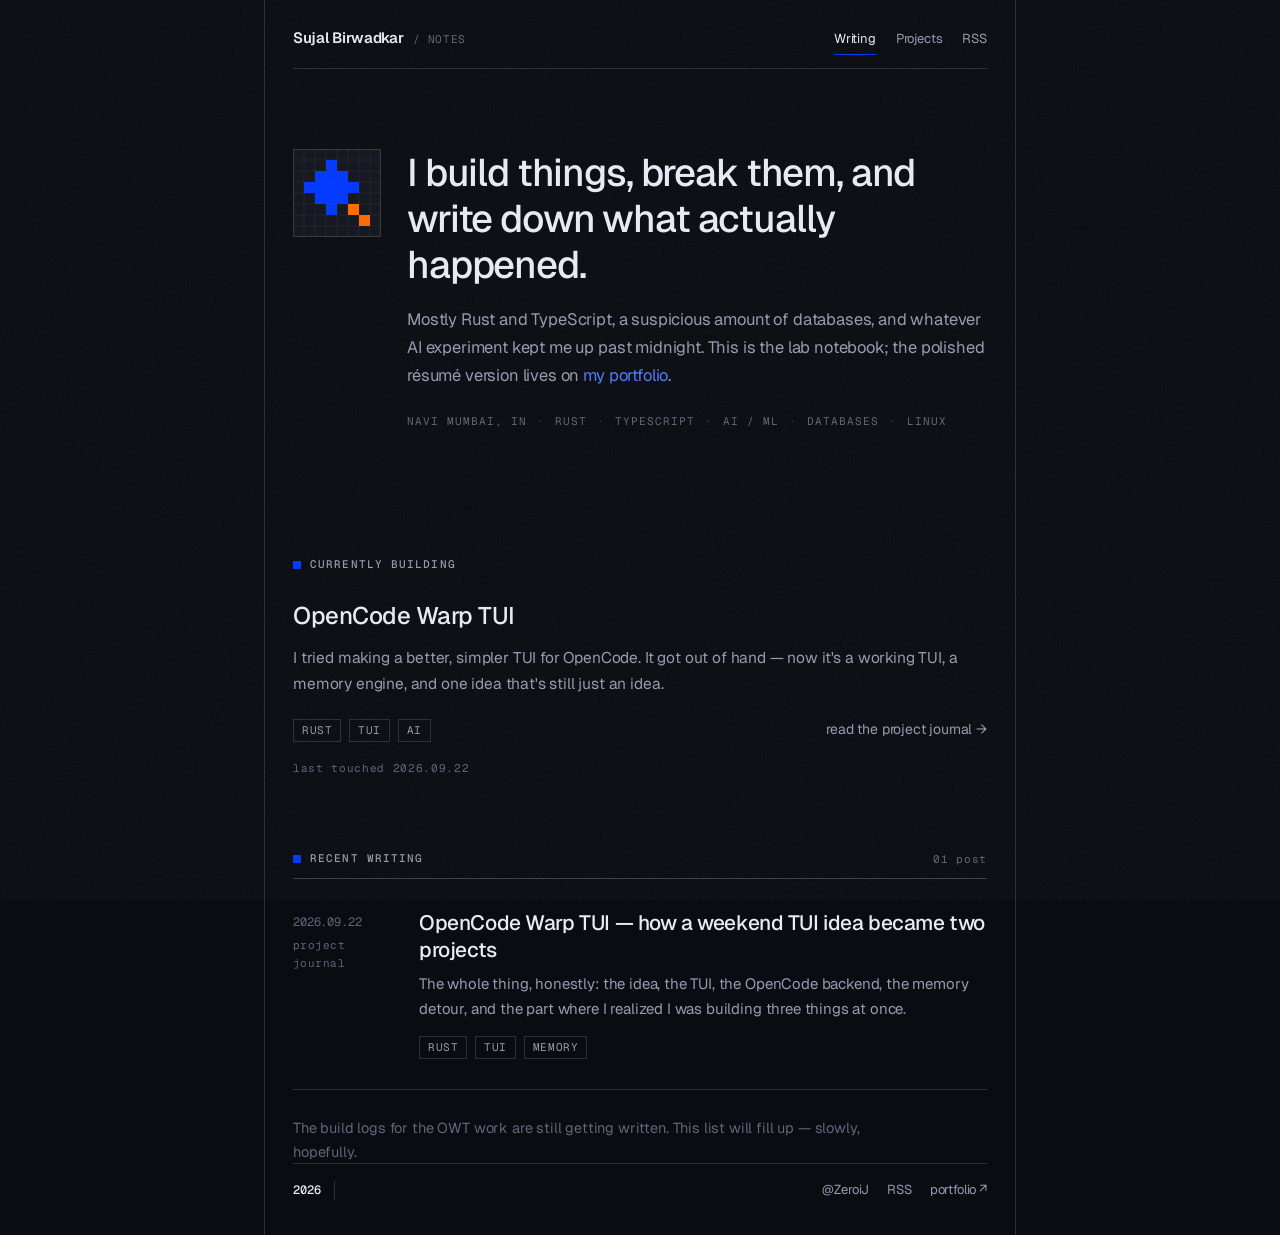
<file: index.html>
<!doctype html>
<html lang="en">
<head>
<meta charset="utf-8">
<meta name="viewport" content="width=device-width,initial-scale=1">
<title>Sujal Birwadkar — notes</title>
<meta name="description" content="I build things, break them, and write down what actually happened. Rust, TypeScript, AI experiments, databases, and tools.">
<link rel="canonical" href="https://personal-blogs.zeroij.workers.dev/">
<meta property="og:type" content="website">
<meta property="og:title" content="Sujal Birwadkar — notes">
<meta property="og:description" content="I build things, break them, and write down what actually happened.">
<meta property="og:url" content="https://personal-blogs.zeroij.workers.dev/">
<meta name="twitter:card" content="summary">
<link rel="alternate" type="application/rss+xml" title="Sujal Birwadkar — notes" href="/feed.xml">
<link rel="icon" href="/favicon.svg" type="image/svg+xml">
<link rel="preconnect" href="https://fonts.googleapis.com">
<link rel="preconnect" href="https://fonts.gstatic.com" crossorigin>
<link href="https://fonts.googleapis.com/css2?family=Geist:wght@400;500;600&family=Geist+Mono:wght@400;500&display=swap" rel="stylesheet">
<link rel="stylesheet" href="/assets/css/site.css">
<link rel="stylesheet" href="/assets/css/home.css">
</head>
<body>
<a class="skip" href="#main">Skip to content</a>
<div class="grid-bg" aria-hidden="true"></div>
<svg class="grain" aria-hidden="true"><filter id="grain-f"><feTurbulence type="fractalNoise" baseFrequency="0.65" numOctaves="4" stitchTiles="stitch"/><feColorMatrix type="saturate" values="0"/></filter><rect width="100%" height="100%" filter="url(#grain-f)"/></svg>

<div class="frame">
  <header class="masthead">
    <div class="brand">
      <a class="wordmark" href="/">Sujal Birwadkar</a>
      <span class="brand-sub">/ notes</span>
    </div>
    <nav class="nav" aria-label="Primary">
      <a href="/" aria-current="page">Writing</a>
      <a href="#projects">Projects</a>
      <a href="/feed.xml">RSS</a>
    </nav>
  </header>
  <hr class="rule">

  <main id="main">
    <section class="hero">
      <svg class="glyph" viewBox="0 0 80 80" aria-hidden="true">
        <rect x="0.5" y="0.5" width="79" height="79" fill="#12151D" stroke="rgba(255,255,255,.16)"/>
        <g stroke="rgba(255,255,255,.05)" stroke-width="1">
          <path d="M10 0V80M20 0V80M30 0V80M40 0V80M50 0V80M60 0V80M70 0V80M0 10H80M0 20H80M0 30H80M0 40H80M0 50H80M0 60H80M0 70H80"/>
        </g>
        <g fill="#0038FF">
          <rect x="30" y="10" width="10" height="10"/>
          <rect x="20" y="20" width="10" height="10"/><rect x="30" y="20" width="10" height="10"/><rect x="40" y="20" width="10" height="10"/>
          <rect x="10" y="30" width="10" height="10"/><rect x="20" y="30" width="10" height="10"/><rect x="30" y="30" width="10" height="10"/><rect x="40" y="30" width="10" height="10"/><rect x="50" y="30" width="10" height="10"/>
          <rect x="20" y="40" width="10" height="10"/><rect x="30" y="40" width="10" height="10"/><rect x="40" y="40" width="10" height="10"/>
          <rect x="30" y="50" width="10" height="10"/>
        </g>
        <g fill="#FF6A00">
          <rect x="50" y="50" width="10" height="10"/><rect x="60" y="60" width="10" height="10"/>
        </g>
      </svg>
      <div class="hero-text">
        <h1>I build things, break them, and write down what actually happened.</h1>
        <p class="lede">Mostly Rust and TypeScript, a suspicious amount of databases, and whatever AI experiment kept me up past midnight. This is the lab notebook; the polished résumé version lives on <a href="https://portfolio.zeroij.workers.dev">my portfolio</a>.</p>
        <p class="hero-meta">
          <span>Navi Mumbai, IN</span><span class="sep">·</span>
          <span>Rust</span><span class="sep">·</span>
          <span>TypeScript</span><span class="sep">·</span>
          <span>AI / ML</span><span class="sep">·</span>
          <span>Databases</span><span class="sep">·</span>
          <span>Linux</span>
        </p>
      </div>
    </section>

    <section class="current" id="projects" aria-labelledby="current-h">
      <h2 class="section-label" id="current-h">Currently building</h2>
      <p class="current-title">OpenCode Warp TUI</p>
      <p class="current-line">I tried making a better, simpler TUI for OpenCode. It got out of hand — now it's a working TUI, a memory engine, and one idea that's still just an idea.</p>
      <div class="current-row">
        <span class="tags"><span class="pill">rust</span><span class="pill">tui</span><span class="pill">ai</span></span>
        <a class="grow current-link" href="/projects/opencode-warp-tui/">read the project journal →</a>
      </div>
      <p class="current-last">last touched 2026.09.22</p>
    </section>

    <section class="feed" aria-labelledby="writing-h">
      <div class="feed-head">
        <h2 class="section-label" id="writing-h">Recent writing</h2>
        <span class="count">01 post</span>
      </div>

      <article class="entry">
        <div class="entry-date"><time datetime="2026-09-22">2026.09.22</time><span class="read">project journal</span></div>
        <div>
          <h3><a href="/projects/opencode-warp-tui/story/">OpenCode Warp TUI — how a weekend TUI idea became two projects</a></h3>
          <p class="excerpt">The whole thing, honestly: the idea, the TUI, the OpenCode backend, the memory detour, and the part where I realized I was building three things at once.</p>
          <div class="tags"><span class="pill">rust</span><span class="pill">tui</span><span class="pill">memory</span></div>
        </div>
      </article>

      <p class="feed-note">The build logs for the OWT work are still getting written. This list will fill up — slowly, hopefully.</p>
    </section>
  </main>

  <footer class="footer">
    <span class="year">2026</span>
    <span class="f-links">
      <a class="grow" href="https://github.com/ZeroiJ">@ZeroiJ</a>
      <a class="grow" href="/feed.xml">RSS</a>
      <a class="grow" href="https://portfolio.zeroij.workers.dev">portfolio ↗</a>
    </span>
  </footer>
</div>
</body>
</html>
</file>
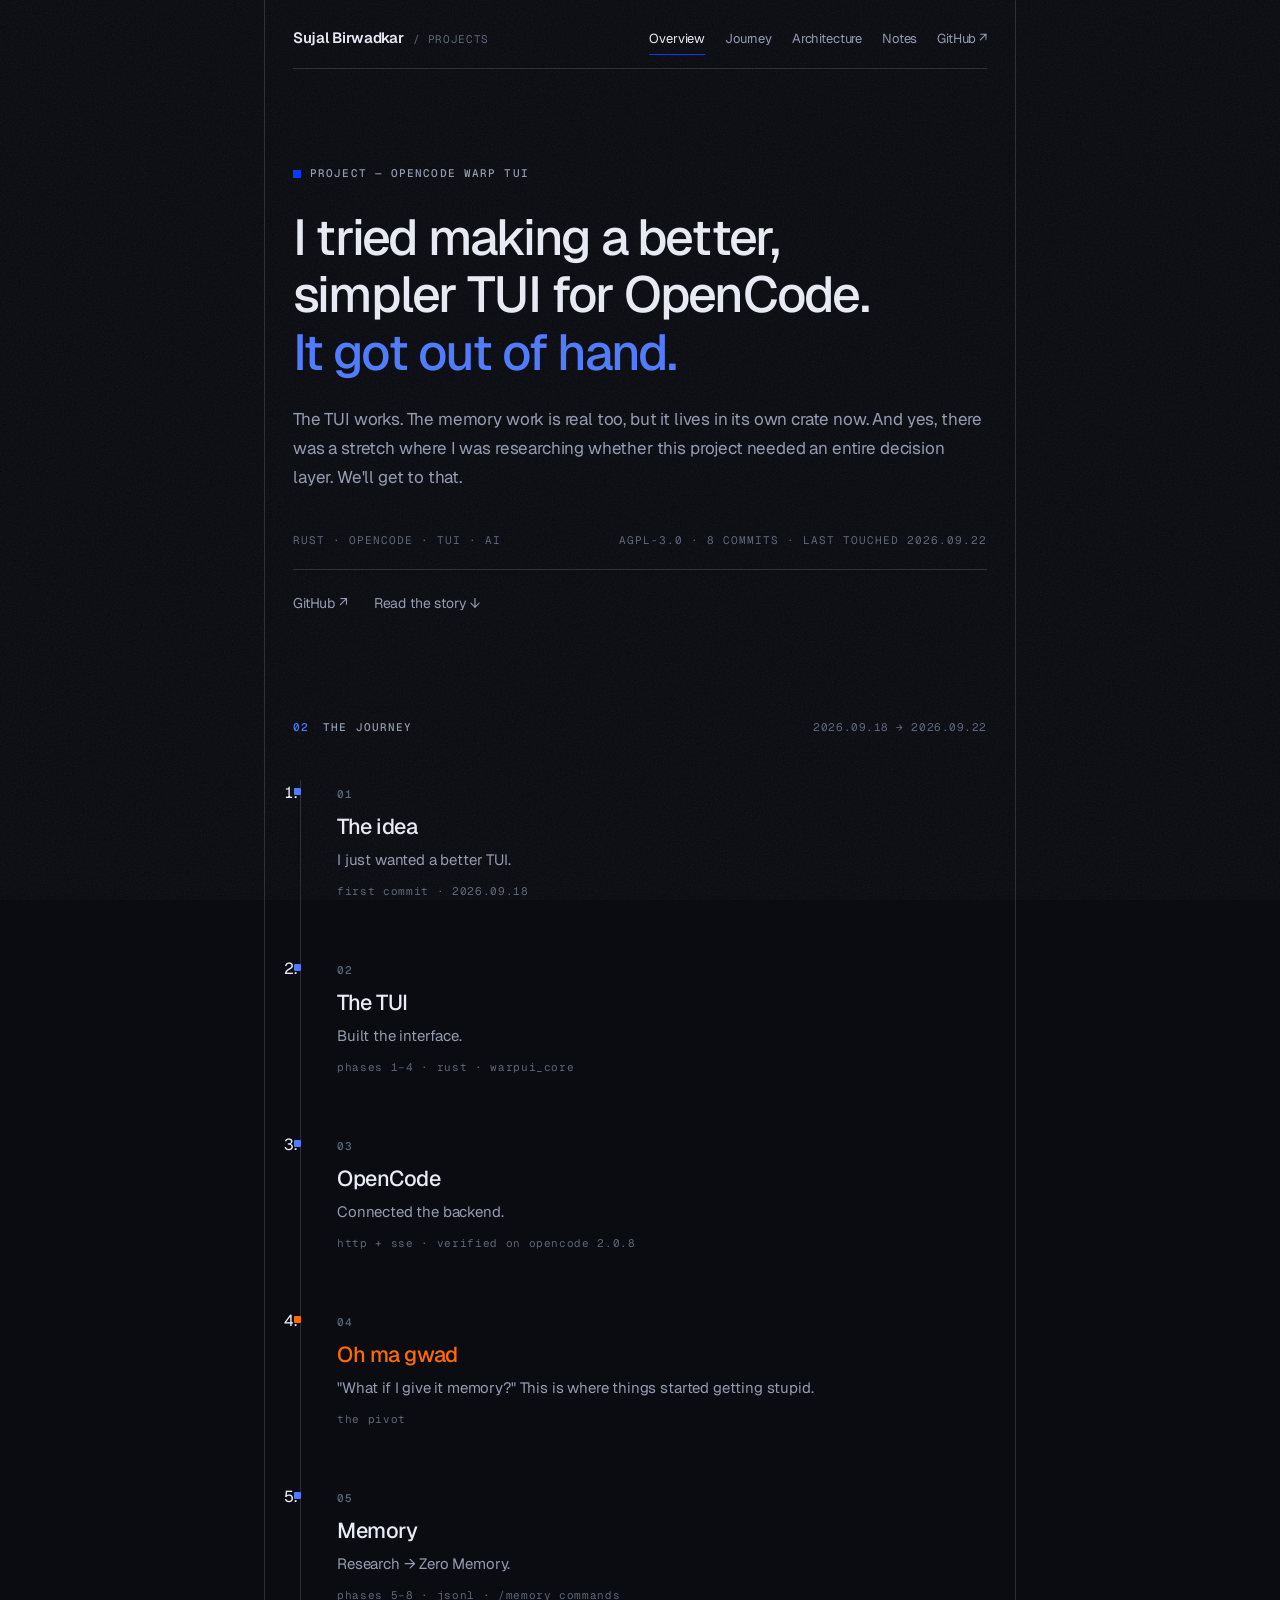
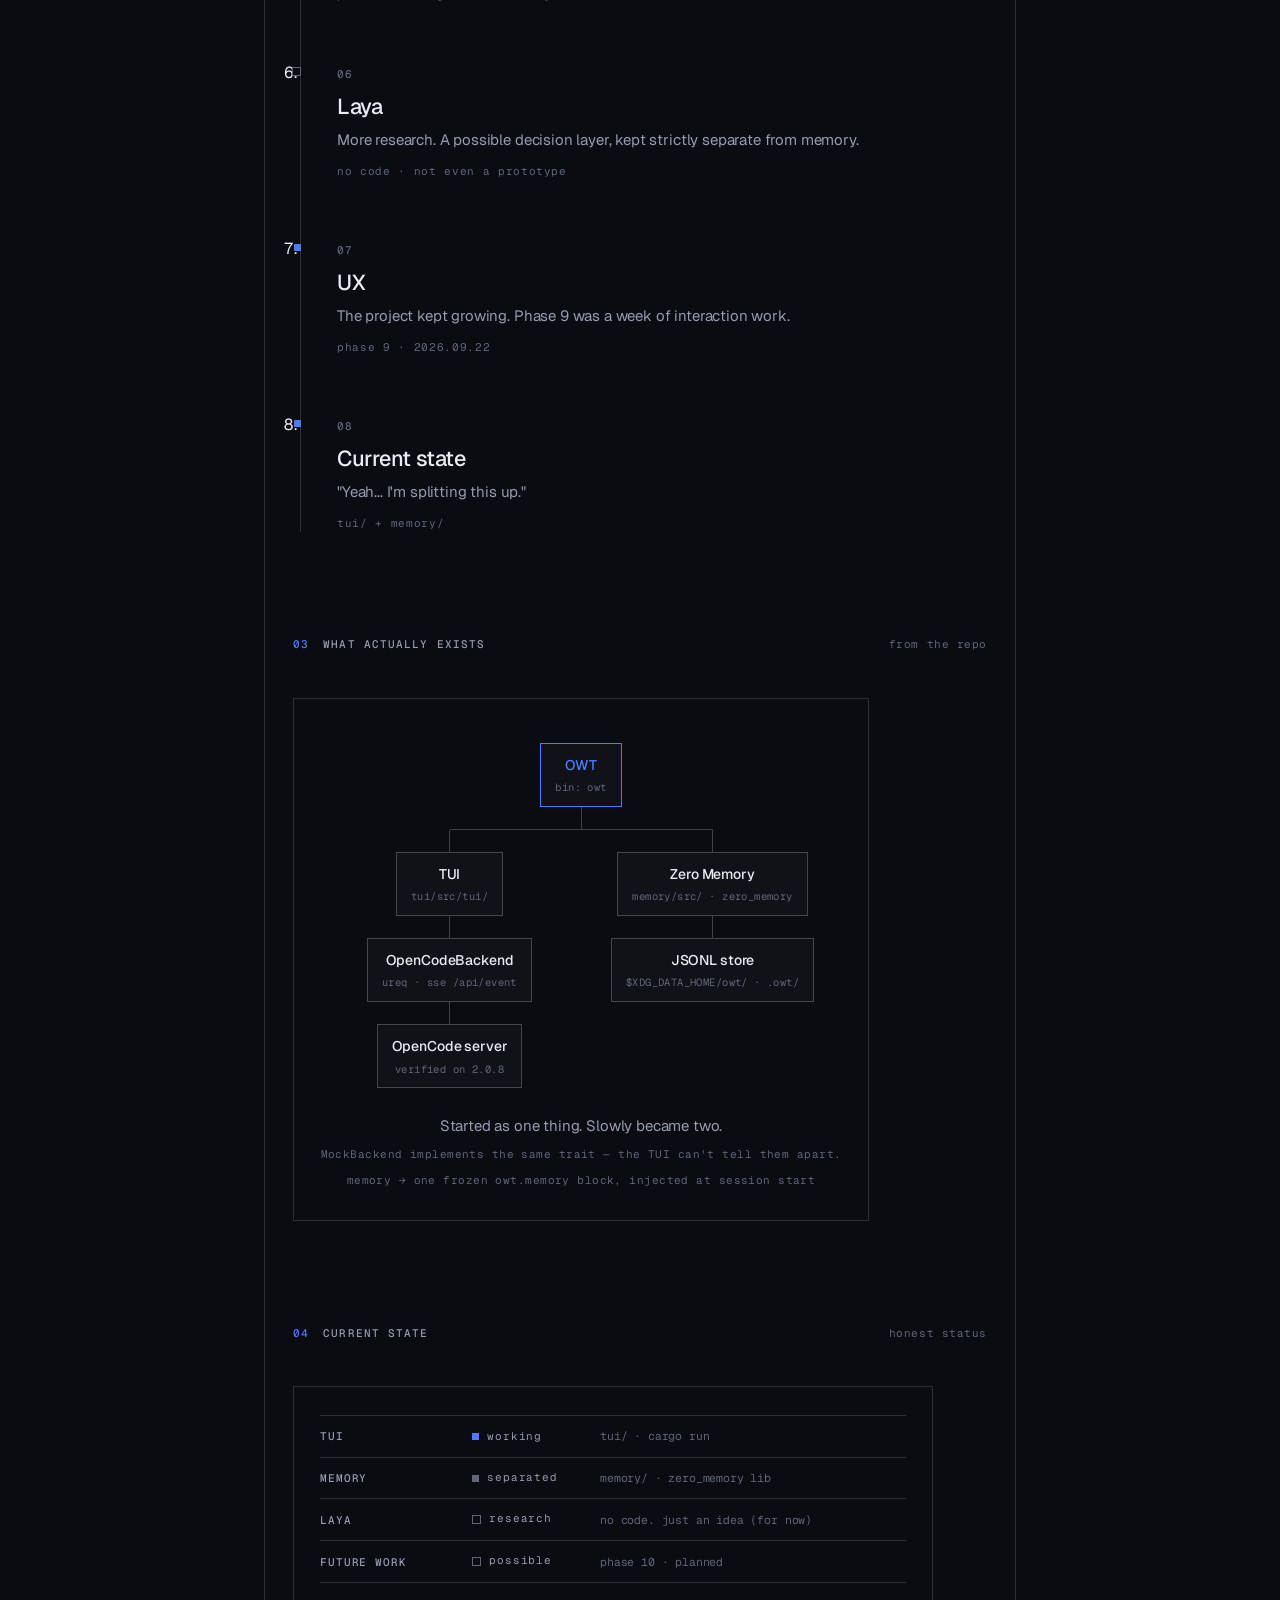
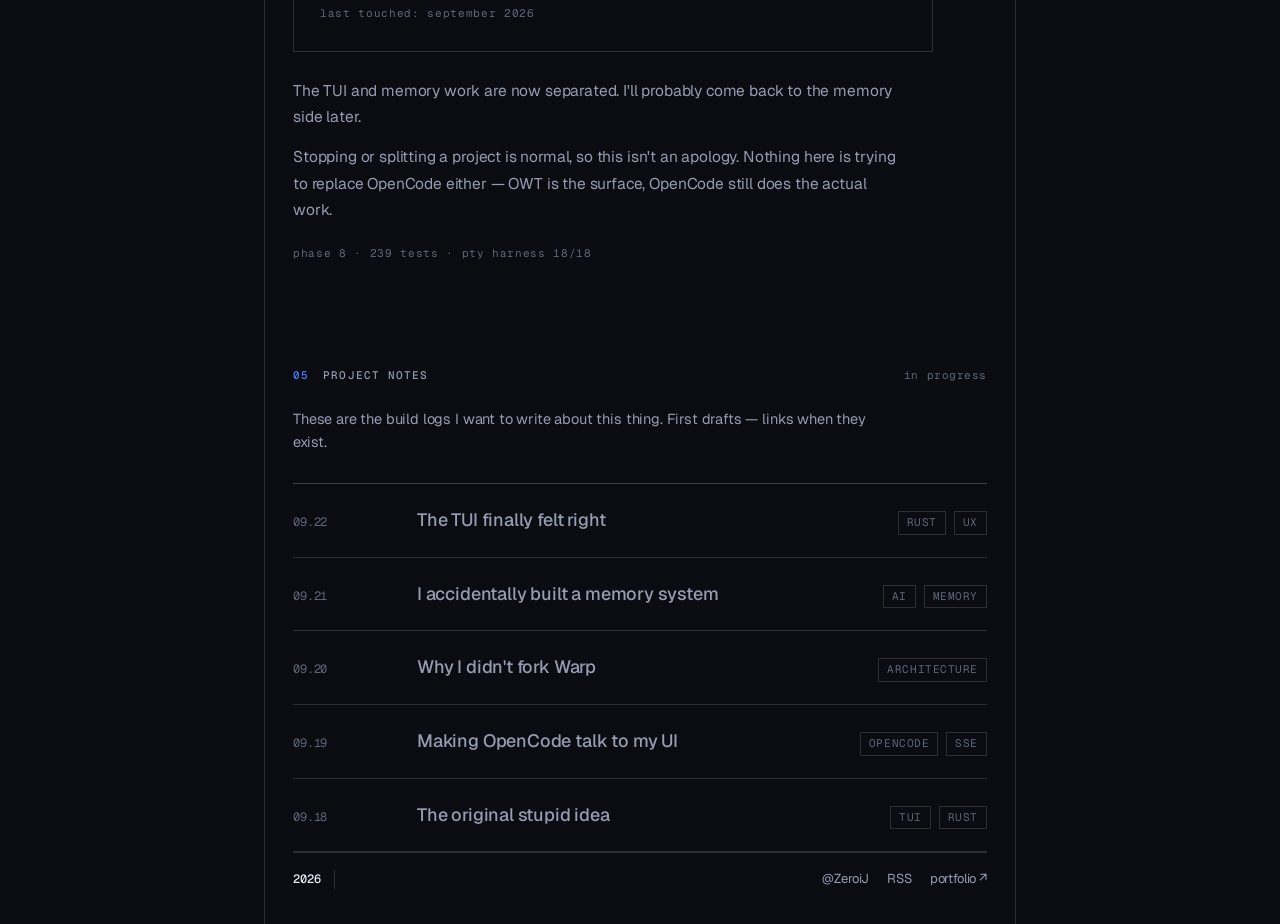
<file: projects/opencode-warp-tui/index.html>
<!doctype html>
<html lang="en">
<head>
<meta charset="utf-8">
<meta name="viewport" content="width=device-width,initial-scale=1">
<title>OpenCode Warp TUI — Sujal Birwadkar</title>
<meta name="description" content="I tried making a better, simpler TUI for OpenCode. It got out of hand. A Warp-inspired terminal UI, a JSONL memory engine, and one idea that is still just an idea.">
<link rel="canonical" href="https://personal-blogs.zeroij.workers.dev/projects/opencode-warp-tui/">
<meta property="og:type" content="website">
<meta property="og:title" content="OpenCode Warp TUI — Sujal Birwadkar">
<meta property="og:description" content="I tried making a better, simpler TUI for OpenCode. It got out of hand.">
<meta property="og:url" content="https://personal-blogs.zeroij.workers.dev/projects/opencode-warp-tui/">
<meta name="twitter:card" content="summary">
<link rel="icon" href="../../favicon.svg" type="image/svg+xml">
<link rel="preconnect" href="https://fonts.googleapis.com">
<link rel="preconnect" href="https://fonts.gstatic.com" crossorigin>
<link href="https://fonts.googleapis.com/css2?family=Geist:wght@400;500;600&family=Geist+Mono:wght@400;500&display=swap" rel="stylesheet">
<link rel="stylesheet" href="../../assets/css/site.css">
<link rel="stylesheet" href="project.css">
</head>
<body id="top">
<a class="skip" href="#main">Skip to content</a>
<div class="grid-bg" aria-hidden="true"></div>
<svg class="grain" aria-hidden="true"><filter id="grain-f"><feTurbulence type="fractalNoise" baseFrequency="0.65" numOctaves="4" stitchTiles="stitch"/><feColorMatrix type="saturate" values="0"/></filter><rect width="100%" height="100%" filter="url(#grain-f)"/></svg>

<div class="frame">
  <header class="masthead">
    <div class="brand">
      <a class="wordmark" href="../../">Sujal Birwadkar</a>
      <span class="brand-sub">/ projects</span>
    </div>
    <nav class="nav" aria-label="Page">
      <a href="#top" aria-current="page">Overview</a>
      <a href="#journey">Journey</a>
      <a href="#architecture">Architecture</a>
      <a href="#notes">Notes</a>
      <a href="https://github.com/ZeroiJ/opencode-warp-tui">GitHub ↗</a>
    </nav>
  </header>
  <hr class="rule">

  <main id="main">
    <!-- 01 / HERO -->
    <section class="p-hero" aria-label="Overview">
      <p class="p-eyebrow">Project — OpenCode Warp TUI</p>
      <h1>I tried making a better, simpler TUI for OpenCode. <span class="hl">It got out of hand.</span></h1>
      <p class="p-lede">The TUI works. The memory work is real too, but it lives in its own crate now. And yes, there was a stretch where I was researching whether this project needed an entire decision layer. We'll get to that.</p>
      <div class="p-hero-meta">
        <span class="m-l">Rust · OpenCode · TUI · AI</span>
        <span class="m-l">AGPL-3.0 · 8 commits · last touched 2026.09.22</span>
      </div>
      <p class="p-actions">
        <a class="grow" href="https://github.com/ZeroiJ/opencode-warp-tui">GitHub ↗</a>
        <a class="grow" href="story/">Read the story ↓</a>
      </p>
    </section>

    <!-- 02 / THE JOURNEY -->
    <section class="p-section" id="journey" aria-labelledby="journey-h">
      <div class="section-head">
        <span class="sec-num">02</span>
        <h2 class="sec-title" id="journey-h">The journey</h2>
        <span class="section-note">2026.09.18 → 2026.09.22</span>
      </div>

      <ol class="timeline">
        <li class="stage">
          <span class="stage-num">01</span>
          <h3 class="stage-title">The idea</h3>
          <p class="stage-text">I just wanted a better TUI.</p>
          <p class="stage-meta">first commit · 2026.09.18</p>
        </li>
        <li class="stage">
          <span class="stage-num">02</span>
          <h3 class="stage-title">The TUI</h3>
          <p class="stage-text">Built the interface.</p>
          <p class="stage-meta">phases 1–4 · rust · warpui_core</p>
        </li>
        <li class="stage">
          <span class="stage-num">03</span>
          <h3 class="stage-title">OpenCode</h3>
          <p class="stage-text">Connected the backend.</p>
          <p class="stage-meta">http + sse · verified on opencode 2.0.8</p>
        </li>
        <li class="stage stage--pivot">
          <span class="stage-num">04</span>
          <h3 class="stage-title">Oh ma gwad</h3>
          <p class="stage-text">"What if I give it memory?" This is where things started getting stupid.</p>
          <p class="stage-meta">the pivot</p>
        </li>
        <li class="stage">
          <span class="stage-num">05</span>
          <h3 class="stage-title">Memory</h3>
          <p class="stage-text">Research → Zero Memory.</p>
          <p class="stage-meta">phases 5–8 · jsonl · /memory commands</p>
        </li>
        <li class="stage stage--research">
          <span class="stage-num">06</span>
          <h3 class="stage-title">Laya</h3>
          <p class="stage-text">More research. A possible decision layer, kept strictly separate from memory.</p>
          <p class="stage-meta">no code · not even a prototype</p>
        </li>
        <li class="stage">
          <span class="stage-num">07</span>
          <h3 class="stage-title">UX</h3>
          <p class="stage-text">The project kept growing. Phase 9 was a week of interaction work.</p>
          <p class="stage-meta">phase 9 · 2026.09.22</p>
        </li>
        <li class="stage">
          <span class="stage-num">08</span>
          <h3 class="stage-title">Current state</h3>
          <p class="stage-text">"Yeah... I'm splitting this up."</p>
          <p class="stage-meta">tui/ + memory/</p>
        </li>
      </ol>
    </section>

    <!-- 03 / WHAT ACTUALLY EXISTS -->
    <section class="p-section" id="architecture" aria-labelledby="arch-h">
      <div class="section-head">
        <span class="sec-num">03</span>
        <h2 class="sec-title" id="arch-h">What actually exists</h2>
        <span class="section-note">from the repo</span>
      </div>

      <div class="diagram" role="img" aria-label="OWT splits into a TUI crate talking to an OpenCode backend, and a memory crate writing to a JSONL store.">
        <div class="node node--root dg-root">
          <p class="node-label">OWT</p>
          <p class="node-sub">bin: owt</p>
        </div>
        <span class="stub"></span>
        <span class="rail"></span>
        <div class="dg-branches">
          <div class="dg-branch">
            <span class="stub"></span>
            <div class="node">
              <p class="node-label">TUI</p>
              <p class="node-sub">tui/src/tui/</p>
            </div>
            <span class="stub"></span>
            <div class="node">
              <p class="node-label">OpenCodeBackend</p>
              <p class="node-sub">ureq · sse /api/event</p>
            </div>
            <span class="stub"></span>
            <div class="node">
              <p class="node-label">OpenCode server</p>
              <p class="node-sub">verified on 2.0.8</p>
            </div>
          </div>
          <div class="dg-branch">
            <span class="stub"></span>
            <div class="node">
              <p class="node-label">Zero Memory</p>
              <p class="node-sub">memory/src/ · zero_memory</p>
            </div>
            <span class="stub"></span>
            <div class="node">
              <p class="node-label">JSONL store</p>
              <p class="node-sub">$XDG_DATA_HOME/owt/ · .owt/</p>
            </div>
          </div>
        </div>
        <div class="dg-caption">
          <p class="cap">Started as one thing. Slowly became two.</p>
          <p class="cap-mono">MockBackend implements the same trait — the TUI can't tell them apart.</p>
          <p class="cap-mono">memory → one frozen owt.memory block, injected at session start</p>
        </div>
      </div>
    </section>

    <!-- 04 / CURRENT STATE -->
    <section class="p-section" id="state" aria-labelledby="state-h">
      <div class="section-head">
        <span class="sec-num">04</span>
        <h2 class="sec-title" id="state-h">Current state</h2>
        <span class="section-note">honest status</span>
      </div>

      <div class="state-panel">
        <div class="state-row">
          <span class="state-label">TUI</span>
          <span class="state-status">working</span>
          <span class="state-path">tui/ · cargo run</span>
        </div>
        <div class="state-row">
          <span class="state-label">Memory</span>
          <span class="state-status state-status--sep">separated</span>
          <span class="state-path">memory/ · zero_memory lib</span>
        </div>
        <div class="state-row">
          <span class="state-label">Laya</span>
          <span class="state-status state-status--open">research</span>
          <span class="state-path">no code. just an idea (for now)</span>
        </div>
        <div class="state-row">
          <span class="state-label">Future work</span>
          <span class="state-status state-status--open">possible</span>
          <span class="state-path">phase 10 · planned</span>
        </div>
        <p class="state-last">last touched: september 2026</p>
      </div>

      <div class="state-copy">
        <p>The TUI and memory work are now separated. I'll probably come back to the memory side later.</p>
        <p>Stopping or splitting a project is normal, so this isn't an apology. Nothing here is trying to replace OpenCode either — OWT is the surface, OpenCode still does the actual work.</p>
      </div>
      <p class="state-facts">phase 8 · 239 tests · pty harness 18/18</p>
    </section>

    <!-- 05 / PROJECT NOTES -->
    <section class="p-section" id="notes" aria-labelledby="notes-h">
      <div class="section-head">
        <span class="sec-num">05</span>
        <h2 class="sec-title" id="notes-h">Project notes</h2>
        <span class="section-note">in progress</span>
      </div>

      <p class="notes-sub">These are the build logs I want to write about this thing. First drafts — links when they exist.</p>

      <div class="notes-list">
        <div class="note-row">
          <span class="note-date">09.22</span>
          <p class="note-title">The TUI finally felt right</p>
          <span class="note-tags"><span class="pill">rust</span><span class="pill">ux</span></span>
        </div>
        <div class="note-row">
          <span class="note-date">09.21</span>
          <p class="note-title">I accidentally built a memory system</p>
          <span class="note-tags"><span class="pill">ai</span><span class="pill">memory</span></span>
        </div>
        <div class="note-row">
          <span class="note-date">09.20</span>
          <p class="note-title">Why I didn't fork Warp</p>
          <span class="note-tags"><span class="pill">architecture</span></span>
        </div>
        <div class="note-row">
          <span class="note-date">09.19</span>
          <p class="note-title">Making OpenCode talk to my UI</p>
          <span class="note-tags"><span class="pill">opencode</span><span class="pill">sse</span></span>
        </div>
        <div class="note-row">
          <span class="note-date">09.18</span>
          <p class="note-title">The original stupid idea</p>
          <span class="note-tags"><span class="pill">tui</span><span class="pill">rust</span></span>
        </div>
      </div>
    </section>
  </main>

  <footer class="footer">
    <span class="year">2026</span>
    <span class="f-links">
      <a class="grow" href="https://github.com/ZeroiJ">@ZeroiJ</a>
      <a class="grow" href="#">RSS</a>
      <a class="grow" href="https://portfolio.zeroij.workers.dev">portfolio ↗</a>
    </span>
  </footer>
</div>
</body>
</html>
</file>
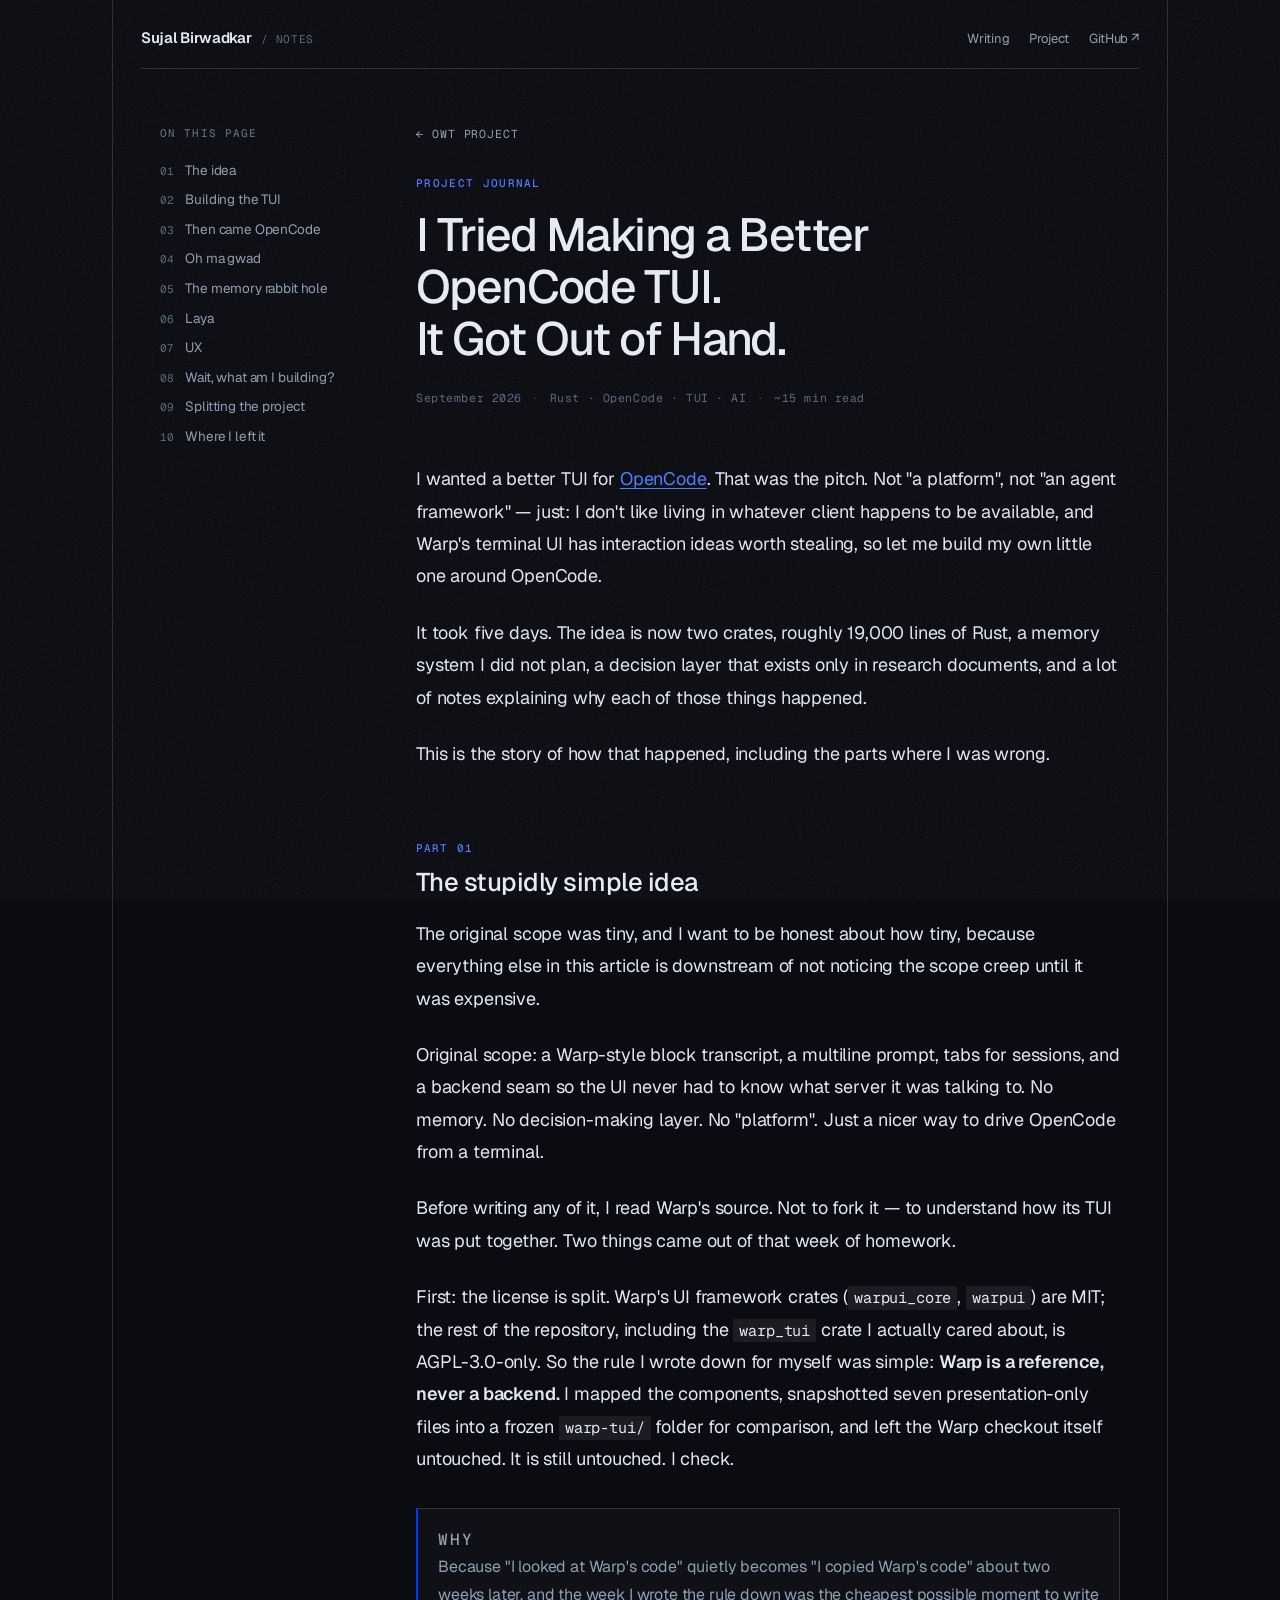
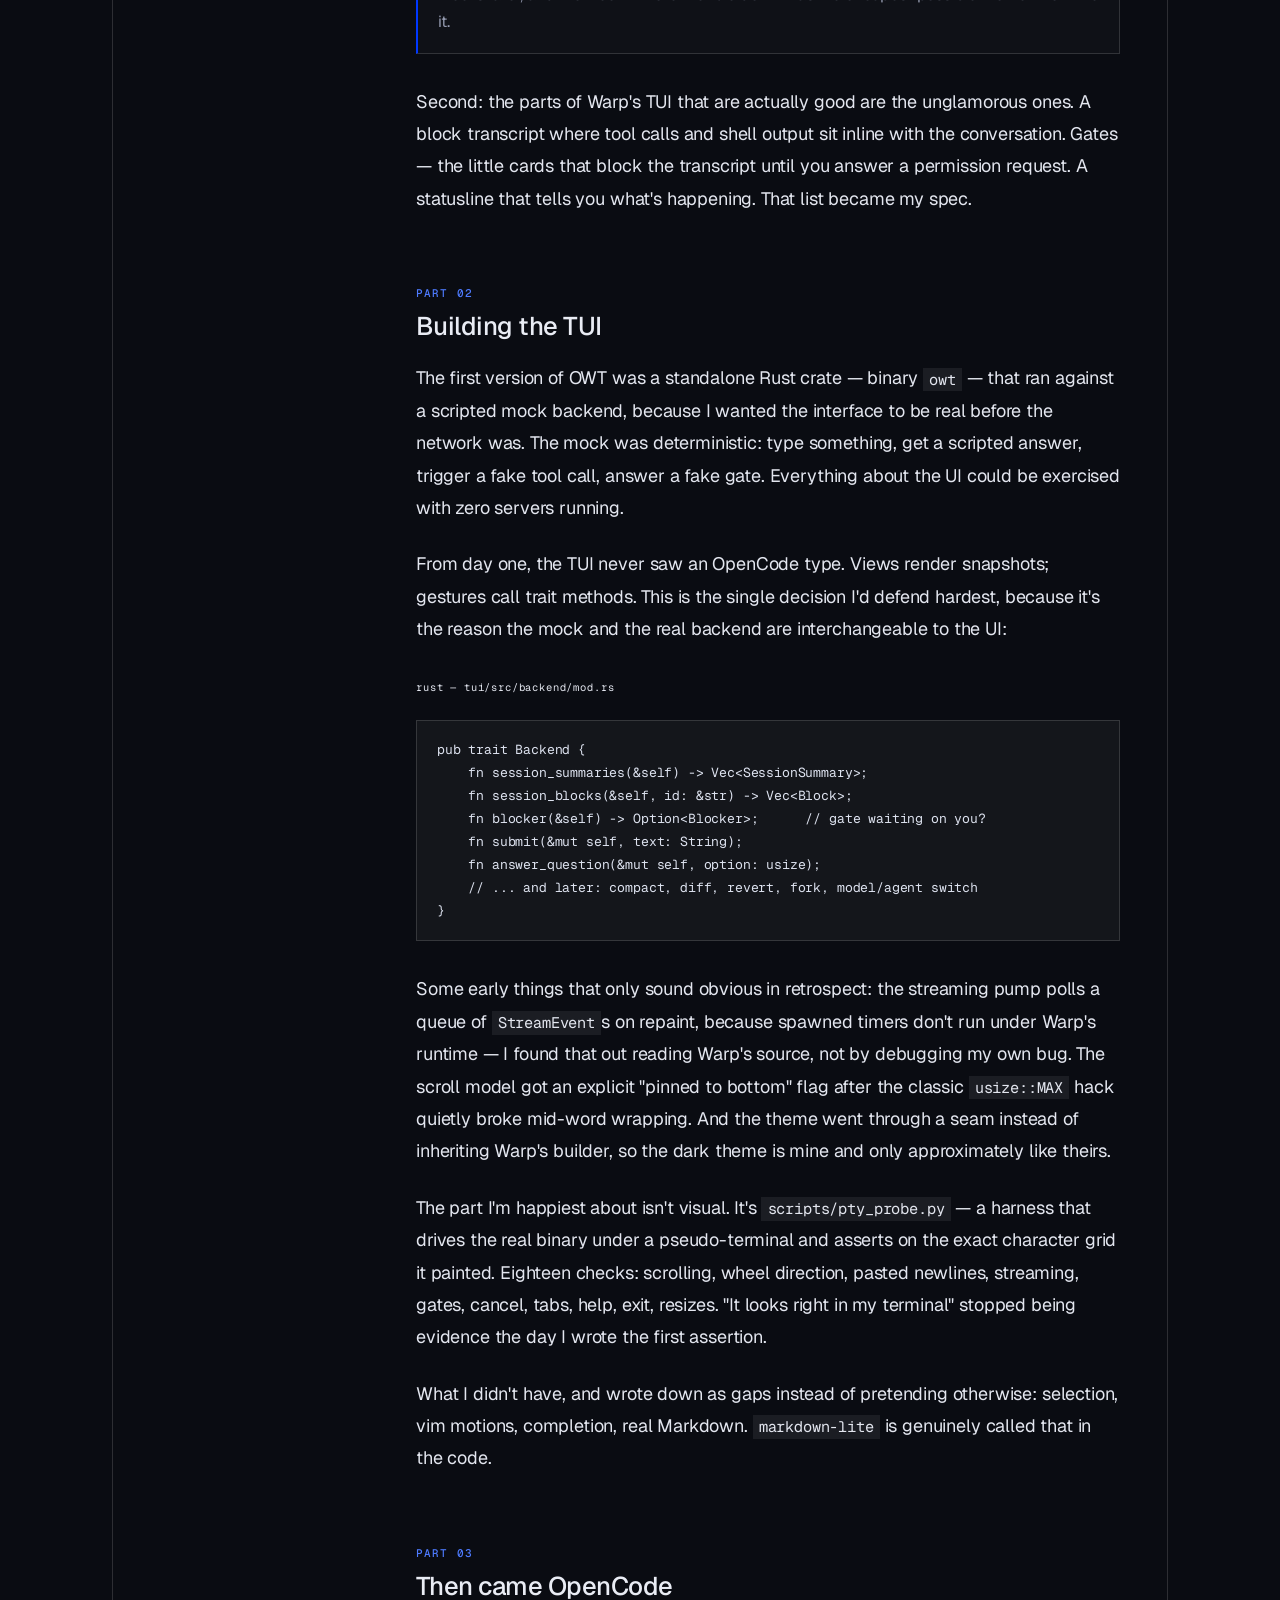
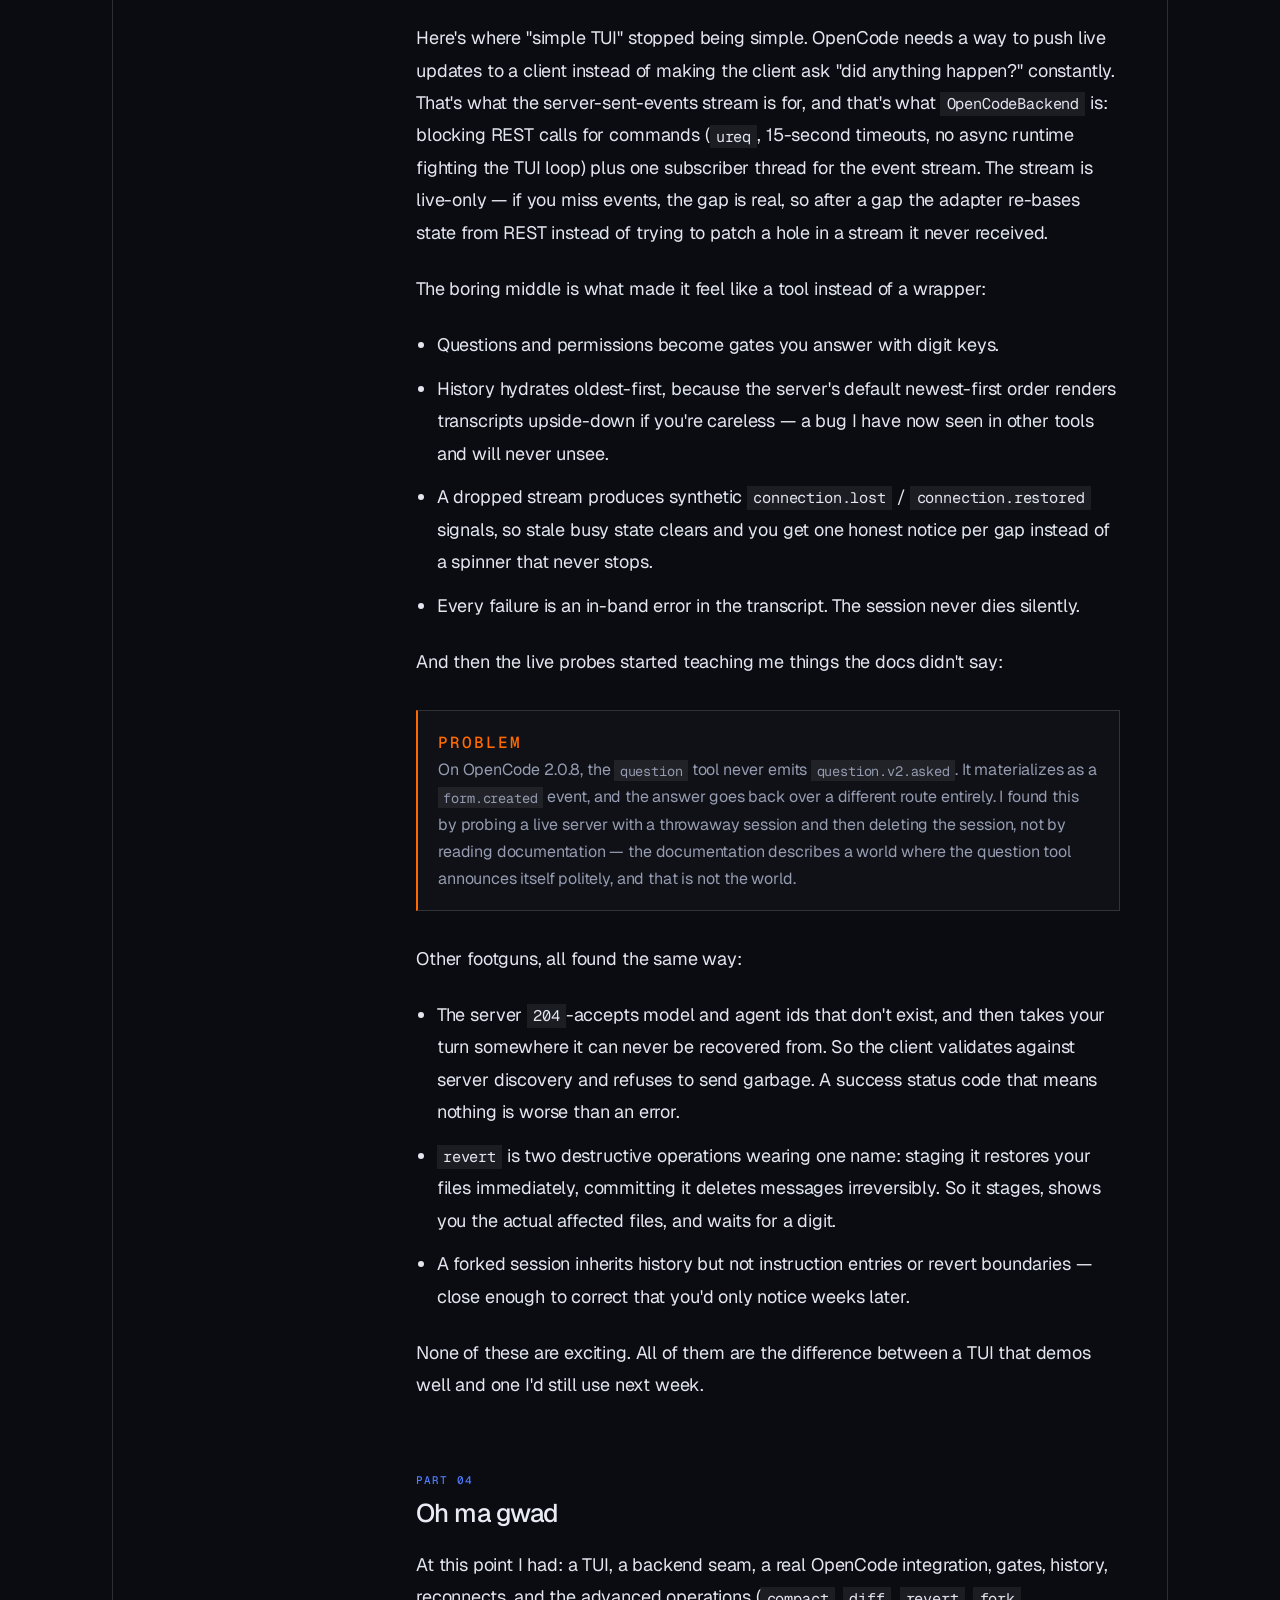
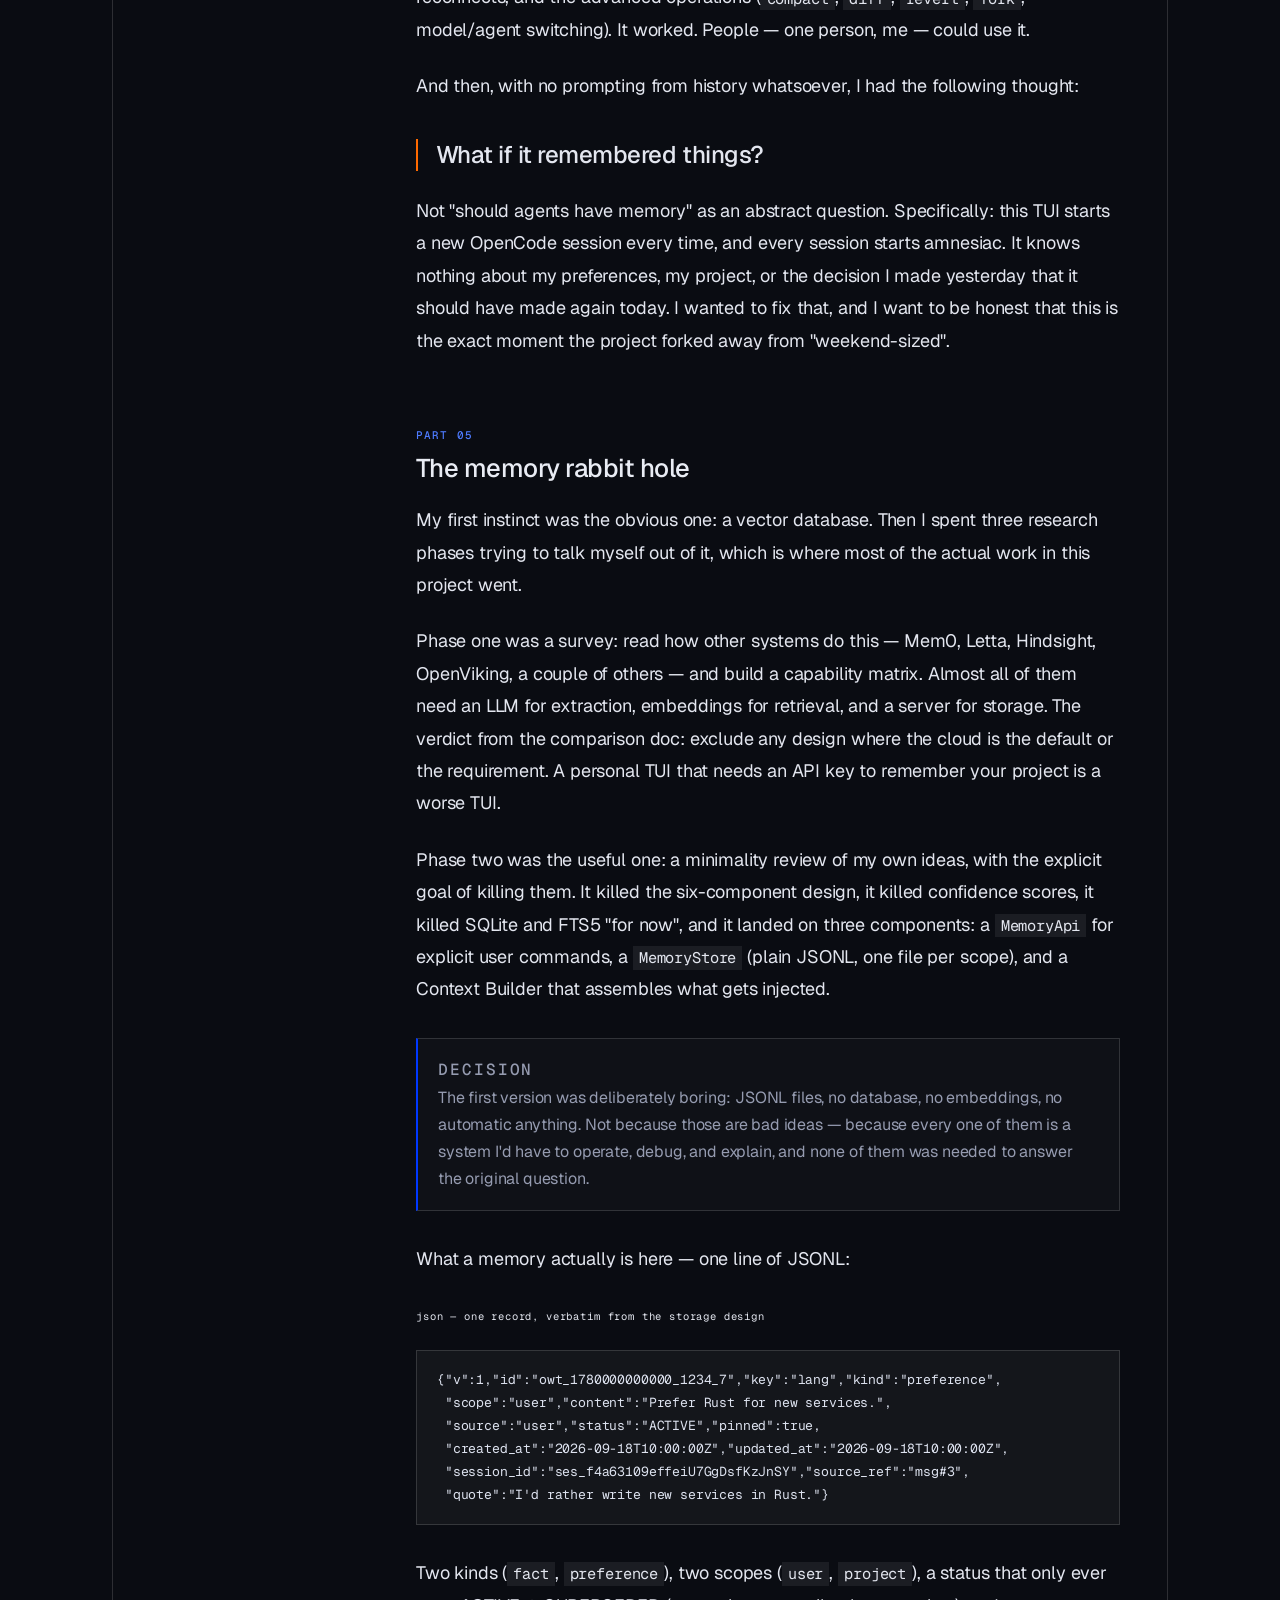
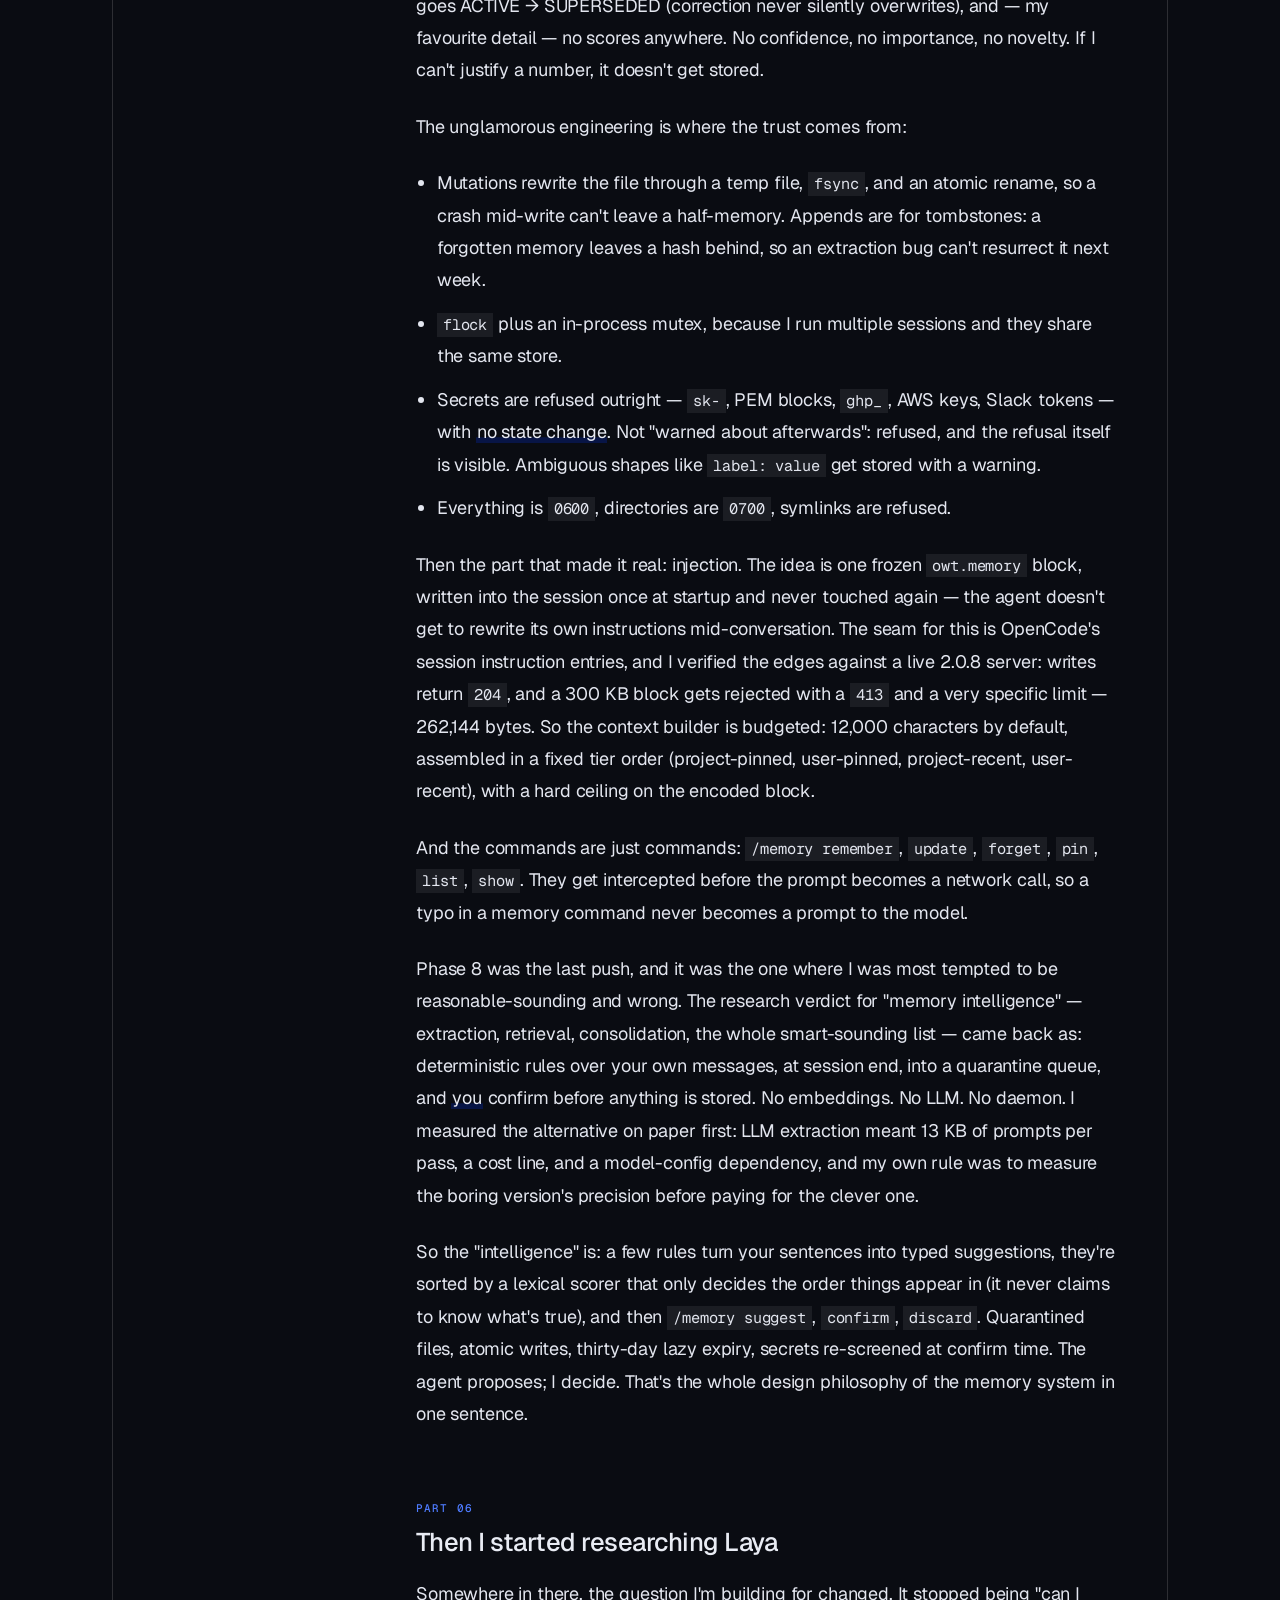
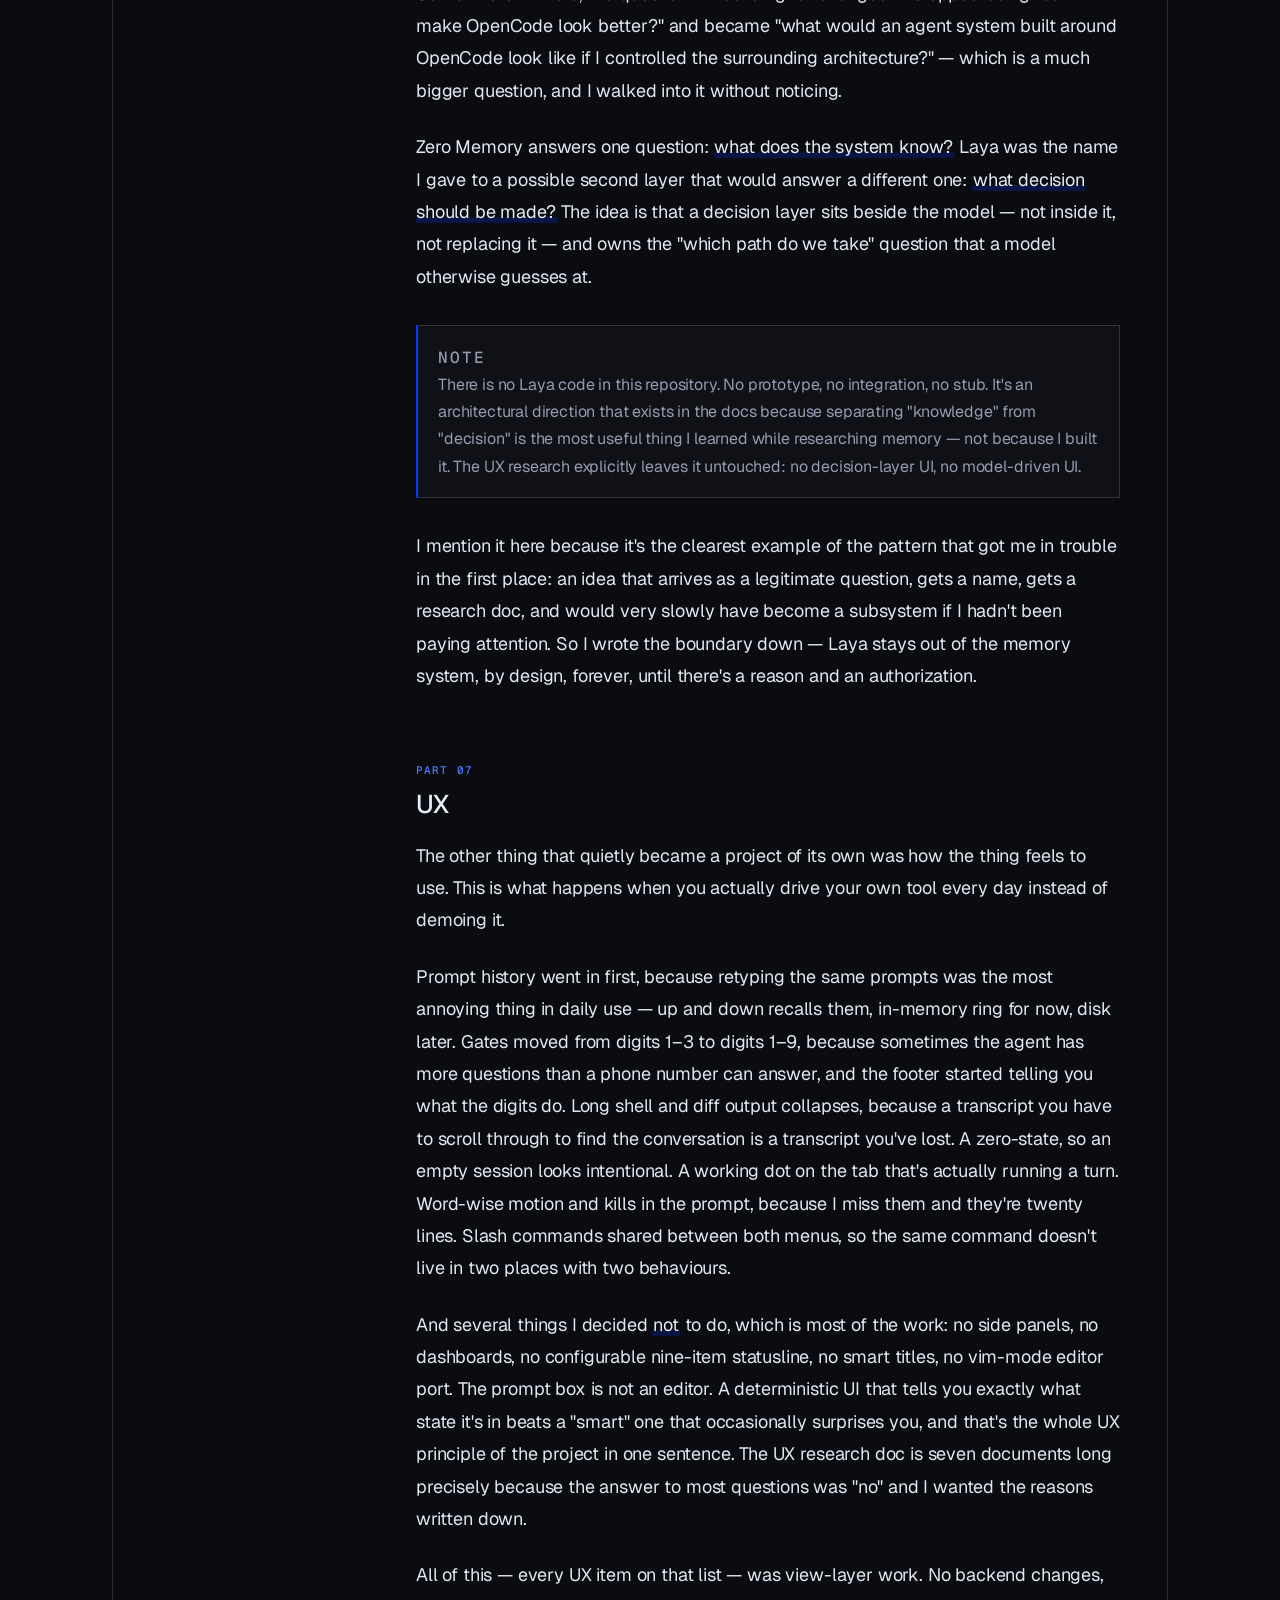
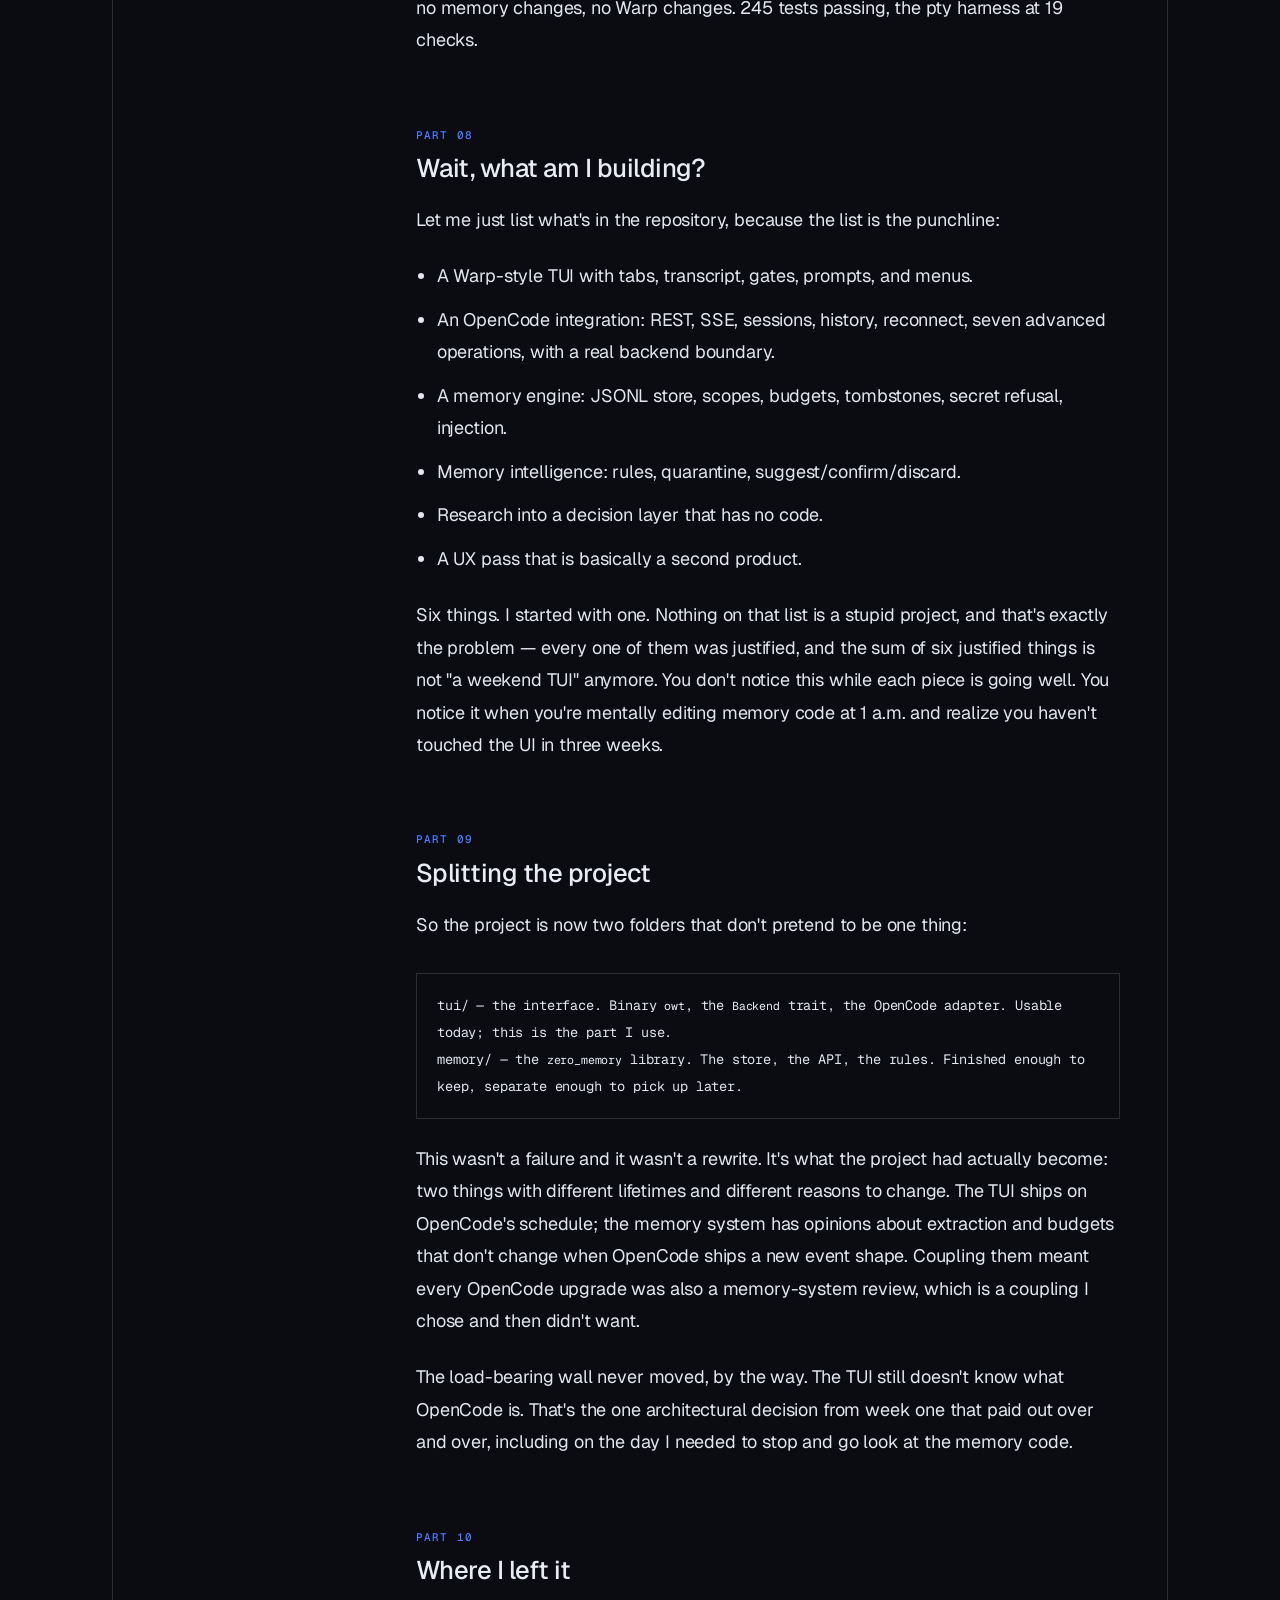
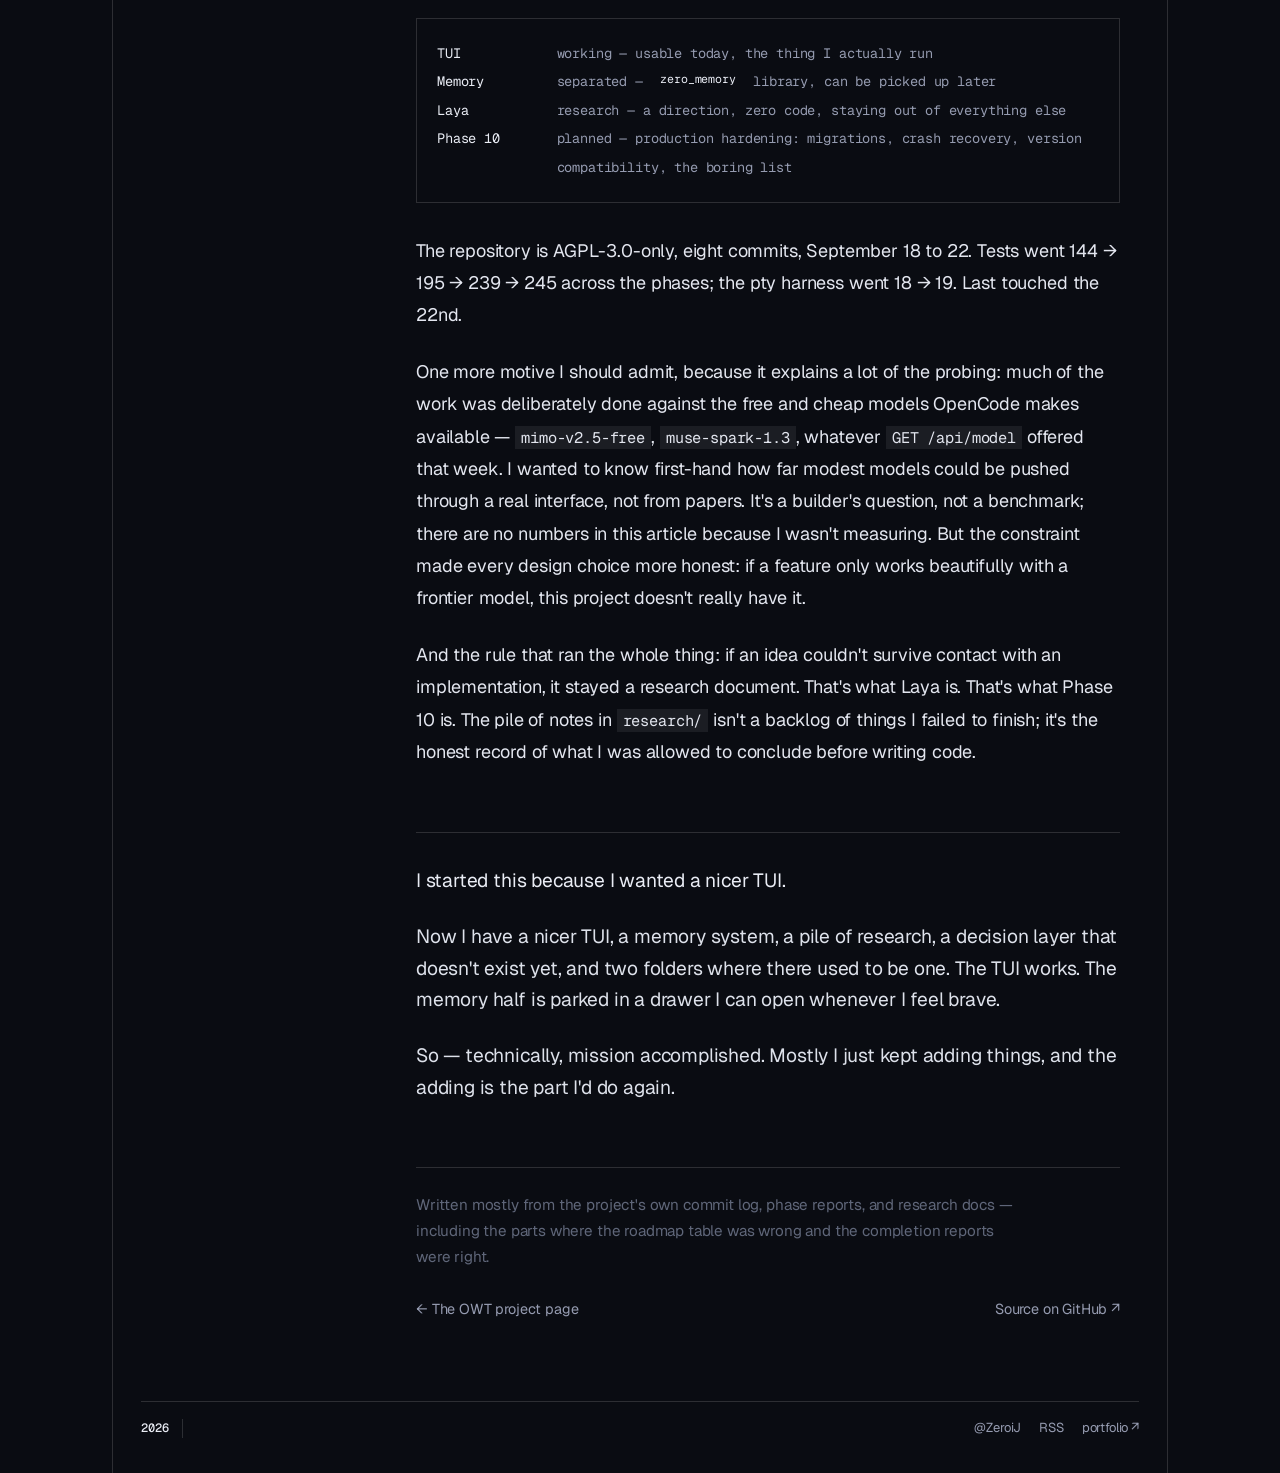
<file: projects/opencode-warp-tui/story/index.html>
<!doctype html>
<html lang="en">
<head>
<meta charset="utf-8">
<meta name="viewport" content="width=device-width,initial-scale=1">
<title>I Tried Making a Better OpenCode TUI. It Got Out of Hand. — Sujal Birwadkar</title>
<meta name="description" content="How a weekend-sized idea — a nicer Warp-style TUI for OpenCode — turned into a TUI, a memory engine, a pile of research, and two folders where there used to be one.">
<link rel="canonical" href="https://personal-blogs.zeroij.workers.dev/projects/opencode-warp-tui/story/">
<meta property="og:type" content="article">
<meta property="og:title" content="I Tried Making a Better OpenCode TUI. It Got Out of Hand.">
<meta property="og:description" content="How a weekend-sized TUI idea became two projects — and a memory system nobody planned.">
<meta property="og:url" content="https://personal-blogs.zeroij.workers.dev/projects/opencode-warp-tui/story/">
<meta property="article:published_time" content="2026-09-22">
<meta property="article:tag" content="rust">
<meta property="article:tag" content="opencode">
<meta property="article:tag" content="tui">
<meta name="twitter:card" content="summary">
<link rel="alternate" type="application/rss+xml" title="Sujal Birwadkar — notes" href="/feed.xml">
<link rel="icon" href="../../../favicon.svg" type="image/svg+xml">
<link rel="preconnect" href="https://fonts.googleapis.com">
<link rel="preconnect" href="https://fonts.gstatic.com" crossorigin>
<link href="https://fonts.googleapis.com/css2?family=Geist:wght@400;500;600&family=Geist+Mono:wght@400;500&display=swap" rel="stylesheet">
<link rel="stylesheet" href="../../../assets/css/site.css">
<link rel="stylesheet" href="article.css">
</head>
<body>
<a class="skip" href="#main">Skip to content</a>
<div class="grid-bg" aria-hidden="true"></div>
<svg class="grain" aria-hidden="true"><filter id="grain-f"><feTurbulence type="fractalNoise" baseFrequency="0.65" numOctaves="4" stitchTiles="stitch"/><feColorMatrix type="saturate" values="0"/></filter><rect width="100%" height="100%" filter="url(#grain-f)"/></svg>

<div class="frame frame--wide">
  <header class="masthead">
    <div class="brand">
      <a class="wordmark" href="../../../">Sujal Birwadkar</a>
      <span class="brand-sub">/ notes</span>
    </div>
    <nav class="nav" aria-label="Page">
      <a href="../../../">Writing</a>
      <a href="../">Project</a>
      <a href="https://github.com/ZeroiJ/opencode-warp-tui">GitHub ↗</a>
    </nav>
  </header>
  <hr class="rule">

  <main id="main" class="art-layout">
    <aside class="toc" aria-label="On this page">
      <p class="toc-title">On this page</p>
      <ol class="toc-list">
        <li><a href="#idea"><span>01</span>The idea</a></li>
        <li><a href="#tui"><span>02</span>Building the TUI</a></li>
        <li><a href="#opencode"><span>03</span>Then came OpenCode</a></li>
        <li><a href="#pivot"><span>04</span>Oh ma gwad</a></li>
        <li><a href="#memory"><span>05</span>The memory rabbit hole</a></li>
        <li><a href="#laya"><span>06</span>Laya</a></li>
        <li><a href="#ux"><span>07</span>UX</a></li>
        <li><a href="#wait"><span>08</span>Wait, what am I building?</a></li>
        <li><a href="#split"><span>09</span>Splitting the project</a></li>
        <li><a href="#left"><span>10</span>Where I left it</a></li>
      </ol>
    </aside>

    <article class="article">
      <nav class="crumbs" aria-label="Breadcrumb"><a href="../">← OWT project</a></nav>

      <header class="art-head">
        <p class="kicker">Project journal</p>
        <h1>I Tried Making a Better OpenCode TUI.<br>It Got Out of Hand.</h1>
        <p class="art-meta">
          <time datetime="2026-09-22">September 2026</time>
          <span class="sep">·</span><span>Rust · OpenCode · TUI · AI</span>
          <span class="sep">·</span><span>~15 min read</span>
        </p>
      </header>

      <div class="prose">
        <p>I wanted a better TUI for <a href="https://github.com/sst/opencode">OpenCode</a>. That was the pitch. Not "a platform", not "an agent framework" — just: I don't like living in whatever client happens to be available, and Warp's terminal UI has interaction ideas worth stealing, so let me build my own little one around OpenCode.</p>
        <p>It took five days. The idea is now two crates, roughly 19,000 lines of Rust, a memory system I did not plan, a decision layer that exists only in research documents, and a lot of notes explaining why each of those things happened.</p>
        <p>This is the story of how that happened, including the parts where I was wrong.</p>

        <h2 id="idea"><span class="part">Part 01</span>The stupidly simple idea</h2>
        <p>The original scope was tiny, and I want to be honest about how tiny, because everything else in this article is downstream of not noticing the scope creep until it was expensive.</p>
        <p>Original scope: a Warp-style block transcript, a multiline prompt, tabs for sessions, and a backend seam so the UI never had to know what server it was talking to. No memory. No decision-making layer. No "platform". Just a nicer way to drive OpenCode from a terminal.</p>
        <p>Before writing any of it, I read Warp's source. Not to fork it — to understand how its TUI was put together. Two things came out of that week of homework.</p>
        <p>First: the license is split. Warp's UI framework crates (<code>warpui_core</code>, <code>warpui</code>) are MIT; the rest of the repository, including the <code>warp_tui</code> crate I actually cared about, is AGPL-3.0-only. So the rule I wrote down for myself was simple: <strong>Warp is a reference, never a backend.</strong> I mapped the components, snapshotted seven presentation-only files into a frozen <code>warp-tui/</code> folder for comparison, and left the Warp checkout itself untouched. It is still untouched. I check.</p>
        <div class="callout">
          <p class="callout-label">Why</p>
          <p>Because "I looked at Warp's code" quietly becomes "I copied Warp's code" about two weeks later, and the week I wrote the rule down was the cheapest possible moment to write it.</p>
        </div>
        <p>Second: the parts of Warp's TUI that are actually good are the unglamorous ones. A block transcript where tool calls and shell output sit inline with the conversation. Gates — the little cards that block the transcript until you answer a permission request. A statusline that tells you what's happening. That list became my spec.</p>

        <h2 id="tui"><span class="part">Part 02</span>Building the TUI</h2>
        <p>The first version of OWT was a standalone Rust crate — binary <code>owt</code> — that ran against a scripted mock backend, because I wanted the interface to be real before the network was. The mock was deterministic: type something, get a scripted answer, trigger a fake tool call, answer a fake gate. Everything about the UI could be exercised with zero servers running.</p>
        <p>From day one, the TUI never saw an OpenCode type. Views render snapshots; gestures call trait methods. This is the single decision I'd defend hardest, because it's the reason the mock and the real backend are interchangeable to the UI:</p>
        <div class="code-block">
          <p class="code-lang">rust — tui/src/backend/mod.rs</p>
<pre><code>pub trait Backend {
    fn session_summaries(&amp;self) -&gt; Vec&lt;SessionSummary&gt;;
    fn session_blocks(&amp;self, id: &amp;str) -&gt; Vec&lt;Block&gt;;
    fn blocker(&amp;self) -&gt; Option&lt;Blocker&gt;;      // gate waiting on you?
    fn submit(&amp;mut self, text: String);
    fn answer_question(&amp;mut self, option: usize);
    // ... and later: compact, diff, revert, fork, model/agent switch
}</code></pre>
        </div>
        <p>Some early things that only sound obvious in retrospect: the streaming pump polls a queue of <code>StreamEvent</code>s on repaint, because spawned timers don't run under Warp's runtime — I found that out reading Warp's source, not by debugging my own bug. The scroll model got an explicit "pinned to bottom" flag after the classic <code>usize::MAX</code> hack quietly broke mid-word wrapping. And the theme went through a seam instead of inheriting Warp's builder, so the dark theme is mine and only approximately like theirs.</p>
        <p>The part I'm happiest about isn't visual. It's <code>scripts/pty_probe.py</code> — a harness that drives the real binary under a pseudo-terminal and asserts on the exact character grid it painted. Eighteen checks: scrolling, wheel direction, pasted newlines, streaming, gates, cancel, tabs, help, exit, resizes. "It looks right in my terminal" stopped being evidence the day I wrote the first assertion.</p>
        <p>What I didn't have, and wrote down as gaps instead of pretending otherwise: selection, vim motions, completion, real Markdown. <code>markdown-lite</code> is genuinely called that in the code.</p>

        <h2 id="opencode"><span class="part">Part 03</span>Then came OpenCode</h2>
        <p>Here's where "simple TUI" stopped being simple. OpenCode needs a way to push live updates to a client instead of making the client ask "did anything happen?" constantly. That's what the server-sent-events stream is for, and that's what <code>OpenCodeBackend</code> is: blocking REST calls for commands (<code>ureq</code>, 15-second timeouts, no async runtime fighting the TUI loop) plus one subscriber thread for the event stream. The stream is live-only — if you miss events, the gap is real, so after a gap the adapter re-bases state from REST instead of trying to patch a hole in a stream it never received.</p>
        <p>The boring middle is what made it feel like a tool instead of a wrapper:</p>
        <ul>
          <li>Questions and permissions become gates you answer with digit keys.</li>
          <li>History hydrates oldest-first, because the server's default newest-first order renders transcripts upside-down if you're careless — a bug I have now seen in other tools and will never unsee.</li>
          <li>A dropped stream produces synthetic <code>connection.lost</code> / <code>connection.restored</code> signals, so stale busy state clears and you get one honest notice per gap instead of a spinner that never stops.</li>
          <li>Every failure is an in-band error in the transcript. The session never dies silently.</li>
        </ul>
        <p>And then the live probes started teaching me things the docs didn't say:</p>
        <div class="callout callout--problem">
          <p class="callout-label">Problem</p>
          <p>On OpenCode 2.0.8, the <code>question</code> tool never emits <code>question.v2.asked</code>. It materializes as a <code>form.created</code> event, and the answer goes back over a different route entirely. I found this by probing a live server with a throwaway session and then deleting the session, not by reading documentation — the documentation describes a world where the question tool announces itself politely, and that is not the world.</p>
        </div>
        <p>Other footguns, all found the same way:</p>
        <ul>
          <li>The server <code>204</code>-accepts model and agent ids that don't exist, and then takes your turn somewhere it can never be recovered from. So the client validates against server discovery and refuses to send garbage. A success status code that means nothing is worse than an error.</li>
          <li><code>revert</code> is two destructive operations wearing one name: staging it restores your files immediately, committing it deletes messages irreversibly. So it stages, shows you the actual affected files, and waits for a digit.</li>
          <li>A forked session inherits history but not instruction entries or revert boundaries — close enough to correct that you'd only notice weeks later.</li>
        </ul>
        <p>None of these are exciting. All of them are the difference between a TUI that demos well and one I'd still use next week.</p>

        <h2 id="pivot"><span class="part">Part 04</span>Oh ma gwad</h2>
        <p>At this point I had: a TUI, a backend seam, a real OpenCode integration, gates, history, reconnects, and the advanced operations (<code>compact</code>, <code>diff</code>, <code>revert</code>, <code>fork</code>, model/agent switching). It worked. People — one person, me — could use it.</p>
        <p>And then, with no prompting from history whatsoever, I had the following thought:</p>
        <p class="pull">What if it remembered things?</p>
        <p>Not "should agents have memory" as an abstract question. Specifically: this TUI starts a new OpenCode session every time, and every session starts amnesiac. It knows nothing about my preferences, my project, or the decision I made yesterday that it should have made again today. I wanted to fix that, and I want to be honest that this is the exact moment the project forked away from "weekend-sized".</p>

        <h2 id="memory"><span class="part">Part 05</span>The memory rabbit hole</h2>
        <p>My first instinct was the obvious one: a vector database. Then I spent three research phases trying to talk myself out of it, which is where most of the actual work in this project went.</p>
        <p>Phase one was a survey: read how other systems do this — Mem0, Letta, Hindsight, OpenViking, a couple of others — and build a capability matrix. Almost all of them need an LLM for extraction, embeddings for retrieval, and a server for storage. The verdict from the comparison doc: exclude any design where the cloud is the default or the requirement. A personal TUI that needs an API key to remember your project is a worse TUI.</p>
        <p>Phase two was the useful one: a minimality review of my own ideas, with the explicit goal of killing them. It killed the six-component design, it killed confidence scores, it killed SQLite and FTS5 "for now", and it landed on three components: a <code>MemoryApi</code> for explicit user commands, a <code>MemoryStore</code> (plain JSONL, one file per scope), and a Context Builder that assembles what gets injected.</p>
        <div class="callout">
          <p class="callout-label">Decision</p>
          <p>The first version was deliberately boring: JSONL files, no database, no embeddings, no automatic anything. Not because those are bad ideas — because every one of them is a system I'd have to operate, debug, and explain, and none of them was needed to answer the original question.</p>
        </div>
        <p>What a memory actually is here — one line of JSONL:</p>
        <div class="code-block">
          <p class="code-lang">json — one record, verbatim from the storage design</p>
<pre><code>{"v":1,"id":"owt_1780000000000_1234_7","key":"lang","kind":"preference",
 "scope":"user","content":"Prefer Rust for new services.",
 "source":"user","status":"ACTIVE","pinned":true,
 "created_at":"2026-09-18T10:00:00Z","updated_at":"2026-09-18T10:00:00Z",
 "session_id":"ses_f4a63109effeiU7GgDsfKzJnSY","source_ref":"msg#3",
 "quote":"I'd rather write new services in Rust."}</code></pre>
        </div>
        <p>Two kinds (<code>fact</code>, <code>preference</code>), two scopes (<code>user</code>, <code>project</code>), a status that only ever goes ACTIVE → SUPERSEDED (correction never silently overwrites), and — my favourite detail — no scores anywhere. No confidence, no importance, no novelty. If I can't justify a number, it doesn't get stored.</p>
        <p>The unglamorous engineering is where the trust comes from:</p>
        <ul>
          <li>Mutations rewrite the file through a temp file, <code>fsync</code>, and an atomic rename, so a crash mid-write can't leave a half-memory. Appends are for tombstones: a forgotten memory leaves a hash behind, so an extraction bug can't resurrect it next week.</li>
          <li><code>flock</code> plus an in-process mutex, because I run multiple sessions and they share the same store.</li>
          <li>Secrets are refused outright — <code>sk-</code>, PEM blocks, <code>ghp_</code>, AWS keys, Slack tokens — with <em>no state change</em>. Not "warned about afterwards": refused, and the refusal itself is visible. Ambiguous shapes like <code>label: value</code> get stored with a warning.</li>
          <li>Everything is <code>0600</code>, directories are <code>0700</code>, symlinks are refused.</li>
        </ul>
        <p>Then the part that made it real: injection. The idea is one frozen <code>owt.memory</code> block, written into the session once at startup and never touched again — the agent doesn't get to rewrite its own instructions mid-conversation. The seam for this is OpenCode's session instruction entries, and I verified the edges against a live 2.0.8 server: writes return <code>204</code>, and a 300 KB block gets rejected with a <code>413</code> and a very specific limit — 262,144 bytes. So the context builder is budgeted: 12,000 characters by default, assembled in a fixed tier order (project-pinned, user-pinned, project-recent, user-recent), with a hard ceiling on the encoded block.</p>
        <p>And the commands are just commands: <code>/memory remember</code>, <code>update</code>, <code>forget</code>, <code>pin</code>, <code>list</code>, <code>show</code>. They get intercepted before the prompt becomes a network call, so a typo in a memory command never becomes a prompt to the model.</p>
        <p>Phase 8 was the last push, and it was the one where I was most tempted to be reasonable-sounding and wrong. The research verdict for "memory intelligence" — extraction, retrieval, consolidation, the whole smart-sounding list — came back as: deterministic rules over your own messages, at session end, into a quarantine queue, and <em>you</em> confirm before anything is stored. No embeddings. No LLM. No daemon. I measured the alternative on paper first: LLM extraction meant 13 KB of prompts per pass, a cost line, and a model-config dependency, and my own rule was to measure the boring version's precision before paying for the clever one.</p>
        <p>So the "intelligence" is: a few rules turn your sentences into typed suggestions, they're sorted by a lexical scorer that only decides the order things appear in (it never claims to know what's true), and then <code>/memory suggest</code>, <code>confirm</code>, <code>discard</code>. Quarantined files, atomic writes, thirty-day lazy expiry, secrets re-screened at confirm time. The agent proposes; I decide. That's the whole design philosophy of the memory system in one sentence.</p>

        <h2 id="laya"><span class="part">Part 06</span>Then I started researching Laya</h2>
        <p>Somewhere in there, the question I'm building for changed. It stopped being "can I make OpenCode look better?" and became "what would an agent system built around OpenCode look like if I controlled the surrounding architecture?" — which is a much bigger question, and I walked into it without noticing.</p>
        <p>Zero Memory answers one question: <em>what does the system know?</em> Laya was the name I gave to a possible second layer that would answer a different one: <em>what decision should be made?</em> The idea is that a decision layer sits beside the model — not inside it, not replacing it — and owns the "which path do we take" question that a model otherwise guesses at.</p>
        <div class="callout">
          <p class="callout-label">Note</p>
          <p>There is no Laya code in this repository. No prototype, no integration, no stub. It's an architectural direction that exists in the docs because separating "knowledge" from "decision" is the most useful thing I learned while researching memory — not because I built it. The UX research explicitly leaves it untouched: no decision-layer UI, no model-driven UI.</p>
        </div>
        <p>I mention it here because it's the clearest example of the pattern that got me in trouble in the first place: an idea that arrives as a legitimate question, gets a name, gets a research doc, and would very slowly have become a subsystem if I hadn't been paying attention. So I wrote the boundary down — Laya stays out of the memory system, by design, forever, until there's a reason and an authorization.</p>

        <h2 id="ux"><span class="part">Part 07</span>UX</h2>
        <p>The other thing that quietly became a project of its own was how the thing feels to use. This is what happens when you actually drive your own tool every day instead of demoing it.</p>
        <p>Prompt history went in first, because retyping the same prompts was the most annoying thing in daily use — up and down recalls them, in-memory ring for now, disk later. Gates moved from digits 1–3 to digits 1–9, because sometimes the agent has more questions than a phone number can answer, and the footer started telling you what the digits do. Long shell and diff output collapses, because a transcript you have to scroll through to find the conversation is a transcript you've lost. A zero-state, so an empty session looks intentional. A working dot on the tab that's actually running a turn. Word-wise motion and kills in the prompt, because I miss them and they're twenty lines. Slash commands shared between both menus, so the same command doesn't live in two places with two behaviours.</p>
        <p>And several things I decided <em>not</em> to do, which is most of the work: no side panels, no dashboards, no configurable nine-item statusline, no smart titles, no vim-mode editor port. The prompt box is not an editor. A deterministic UI that tells you exactly what state it's in beats a "smart" one that occasionally surprises you, and that's the whole UX principle of the project in one sentence. The UX research doc is seven documents long precisely because the answer to most questions was "no" and I wanted the reasons written down.</p>
        <p>All of this — every UX item on that list — was view-layer work. No backend changes, no memory changes, no Warp changes. 245 tests passing, the pty harness at 19 checks.</p>

        <h2 id="wait"><span class="part">Part 08</span>Wait, what am I building?</h2>
        <p>Let me just list what's in the repository, because the list is the punchline:</p>
        <ul>
          <li>A Warp-style TUI with tabs, transcript, gates, prompts, and menus.</li>
          <li>An OpenCode integration: REST, SSE, sessions, history, reconnect, seven advanced operations, with a real backend boundary.</li>
          <li>A memory engine: JSONL store, scopes, budgets, tombstones, secret refusal, injection.</li>
          <li>Memory intelligence: rules, quarantine, suggest/confirm/discard.</li>
          <li>Research into a decision layer that has no code.</li>
          <li>A UX pass that is basically a second product.</li>
        </ul>
        <p>Six things. I started with one. Nothing on that list is a stupid project, and that's exactly the problem — every one of them was justified, and the sum of six justified things is not "a weekend TUI" anymore. You don't notice this while each piece is going well. You notice it when you're mentally editing memory code at 1 a.m. and realize you haven't touched the UI in three weeks.</p>

        <h2 id="split"><span class="part">Part 09</span>Splitting the project</h2>
        <p>So the project is now two folders that don't pretend to be one thing:</p>
        <p class="diagram-block">tui/ — the interface. Binary <code>owt</code>, the <code>Backend</code> trait, the OpenCode adapter. Usable today; this is the part I use.<br>memory/ — the <code>zero_memory</code> library. The store, the API, the rules. Finished enough to keep, separate enough to pick up later.</p>
        <p>This wasn't a failure and it wasn't a rewrite. It's what the project had actually become: two things with different lifetimes and different reasons to change. The TUI ships on OpenCode's schedule; the memory system has opinions about extraction and budgets that don't change when OpenCode ships a new event shape. Coupling them meant every OpenCode upgrade was also a memory-system review, which is a coupling I chose and then didn't want.</p>
        <p>The load-bearing wall never moved, by the way. The TUI still doesn't know what OpenCode is. That's the one architectural decision from week one that paid out over and over, including on the day I needed to stop and go look at the memory code.</p>

        <h2 id="left"><span class="part">Part 10</span>Where I left it</h2>
        <div class="state-block">
          <p><span>TUI</span>working — usable today, the thing I actually run</p>
          <p><span>Memory</span>separated — <code>zero_memory</code> library, can be picked up later</p>
          <p><span>Laya</span>research — a direction, zero code, staying out of everything else</p>
          <p><span>Phase 10</span>planned — production hardening: migrations, crash recovery, version compatibility, the boring list</p>
        </div>
        <p>The repository is AGPL-3.0-only, eight commits, September 18 to 22. Tests went 144 → 195 → 239 → 245 across the phases; the pty harness went 18 → 19. Last touched the 22nd.</p>
        <p>One more motive I should admit, because it explains a lot of the probing: much of the work was deliberately done against the free and cheap models OpenCode makes available — <code>mimo-v2.5-free</code>, <code>muse-spark-1.3</code>, whatever <code>GET /api/model</code> offered that week. I wanted to know first-hand how far modest models could be pushed through a real interface, not from papers. It's a builder's question, not a benchmark; there are no numbers in this article because I wasn't measuring. But the constraint made every design choice more honest: if a feature only works beautifully with a frontier model, this project doesn't really have it.</p>
        <p>And the rule that ran the whole thing: if an idea couldn't survive contact with an implementation, it stayed a research document. That's what Laya is. That's what Phase 10 is. The pile of notes in <code>research/</code> isn't a backlog of things I failed to finish; it's the honest record of what I was allowed to conclude before writing code.</p>

        <div class="closing">
          <p>I started this because I wanted a nicer TUI.</p>
          <p>Now I have a nicer TUI, a memory system, a pile of research, a decision layer that doesn't exist yet, and two folders where there used to be one. The TUI works. The memory half is parked in a drawer I can open whenever I feel brave.</p>
          <p>So — technically, mission accomplished. Mostly I just kept adding things, and the adding is the part I'd do again.</p>
        </div>
      </div>

      <footer class="art-foot">
        <p class="tagline">Written mostly from the project's own commit log, phase reports, and research docs — including the parts where the roadmap table was wrong and the completion reports were right.</p>
        <nav class="art-nav" aria-label="Post navigation">
          <a class="grow" href="../">← The OWT project page</a>
          <a class="grow" href="https://github.com/ZeroiJ/opencode-warp-tui">Source on GitHub ↗</a>
        </nav>
      </footer>
    </article>
  </main>

  <footer class="footer">
    <span class="year">2026</span>
    <span class="f-links">
      <a class="grow" href="https://github.com/ZeroiJ">@ZeroiJ</a>
      <a class="grow" href="../../../feed.xml">RSS</a>
      <a class="grow" href="https://portfolio.zeroij.workers.dev">portfolio ↗</a>
    </span>
  </footer>
</div>
</body>
</html>
</file>
<file: assets/css/site.css>
/* 005 — portfolio DNA × editorial blog
   Portfolio tokens: cobalt #0038FF, hairlines #fff3, Geist/Geist Mono,
   compact chrome, 32px technical grid, grain, pixel character.
   Editorial layer: spacious measure, calm hierarchy, content-first.
   Dark-only, zero JS. */
*{box-sizing:border-box;margin:0;padding:0}
:root{
  --bg:#0A0C12;
  --fg:#E9ECF4;
  --muted:#959BB0;
  --faint:#5F6679;
  --line:rgba(255,255,255,.14);      /* portfolio's #fff3, adjusted for dark base */
  --line-2:rgba(255,255,255,.22);
  --grid:rgba(255,255,255,.032);     /* thin technical grid, 32px */
  --cobalt:#0038FF;                  /* portfolio electric blue — fills only */
  --accent:#4E7BFF;                  /* same hue, lifted for legible text on dark */
  --paper:#EFE9E1;                   /* portfolio pixel-ink paper */
  --orange:#FF6A00;                  /* portfolio ink palette */
  --sans:"Geist",-apple-system,BlinkMacSystemFont,"Segoe UI",sans-serif;
  --mono:"Geist Mono",ui-monospace,SFMono-Regular,Menlo,Consolas,monospace;
  --frame:47rem;
  --measure:40rem;
  --ease:cubic-bezier(.16,1,.3,1);
}
html{background:var(--bg);-webkit-text-size-adjust:100%;scrollbar-color:var(--line) transparent}
body{
  font-family:var(--sans);
  color:var(--fg);
  background:var(--bg);
  font-size:16px;line-height:1.6;letter-spacing:-.01em;
  -webkit-font-smoothing:antialiased;
}
/* Technical grid: its own fixed layer so the squares stay put while the
   content scrolls. (background-attachment:fixed is ignored on iOS.) */
.grid-bg{
  position:fixed;inset:0;z-index:-1;pointer-events:none;
  background-image:
    linear-gradient(var(--grid) 1px,transparent 1px),
    linear-gradient(90deg,var(--grid) 1px,transparent 1px);
  background-size:32px 32px;
}
::selection{background:var(--cobalt);color:#fff}
a{color:var(--accent);text-decoration:none}
a:hover{text-decoration:underline;text-decoration-thickness:1px;text-underline-offset:3px}
:focus-visible{outline:2px solid var(--cobalt);outline-offset:2px}
code{font-family:var(--mono);font-size:.86em;background:rgba(255,255,255,.07);padding:.12em .4em}
hr.rule{border:0;border-top:1px solid var(--line)}

.grain{position:fixed;inset:0;width:100%;height:100%;pointer-events:none;z-index:50;opacity:.055}
.skip{position:absolute;left:-9999px}
.skip:focus{left:12px;top:12px;background:var(--cobalt);color:#fff;padding:8px 14px;z-index:60;font-family:var(--mono);font-size:12px}

/* underline-grow interaction (portfolio link language) */
.grow{position:relative;display:inline-block}
.grow::after{content:"";position:absolute;left:0;bottom:-3px;height:1px;width:0;background:currentColor;transition:width .3s var(--ease)}
.grow:hover::after{width:100%}
.grow:hover{text-decoration:none}

/* ── Frame: blueprint column, hairline edges ── */
.frame{max-width:var(--frame);margin:0 auto;padding:0 28px;min-height:100vh;display:flex;flex-direction:column}
@media(min-width:900px){
  .frame{border-left:1px solid var(--line);border-right:1px solid var(--line)}
}

/* ── Masthead: compact chrome ── */
.masthead{display:flex;justify-content:space-between;align-items:baseline;gap:16px;padding:26px 0 18px;flex-wrap:wrap}
.brand{display:flex;align-items:baseline;gap:9px}
.wordmark{font-size:15px;font-weight:600;color:var(--fg);letter-spacing:-.02em}
.wordmark:hover{color:var(--accent);text-decoration:none}
.brand-sub{font-family:var(--mono);font-size:11px;color:var(--faint);letter-spacing:.06em;text-transform:uppercase}
.nav{display:flex;gap:20px;font-size:13px}
.nav a{color:var(--muted)}
.nav a:hover,.nav a[aria-current]{color:var(--fg);text-decoration:none}
.nav a[aria-current]{position:relative}
.nav a[aria-current]::after{content:"";position:absolute;left:0;right:0;bottom:-5px;height:1px;background:var(--cobalt)}

/* ── Hero: pixel glyph + editorial statement ── */
.hero{display:grid;grid-template-columns:88px 1fr;gap:26px;align-items:start;padding:80px 0 64px}
.glyph{width:88px;height:88px;flex:0 0 auto}
.hero h1{font-size:clamp(1.7rem,4.4vw,2.4rem);font-weight:500;line-height:1.2;letter-spacing:-.03em;max-width:24ch}
.lede{margin-top:18px;color:var(--muted);font-size:16.5px;line-height:1.7;max-width:46rem}
.hero-meta{margin-top:24px;font-family:var(--mono);font-size:11px;letter-spacing:.09em;text-transform:uppercase;color:var(--faint);display:flex;flex-wrap:wrap;gap:10px}
.hero-meta .sep{color:var(--line-2)}

/* ── Feed: hairline rows, no cards ── */
.feed-head{display:flex;justify-content:space-between;align-items:baseline;border-bottom:1px solid var(--line-2);padding-bottom:10px}
.section-label{font-family:var(--mono);font-size:11px;font-weight:500;letter-spacing:.1em;text-transform:uppercase;color:var(--muted);display:flex;align-items:center;gap:9px}
.section-label::before{content:"";width:8px;height:8px;background:var(--cobalt);flex:0 0 auto}
.count{font-family:var(--mono);font-size:11px;color:var(--faint);letter-spacing:.06em}
.entry{display:grid;grid-template-columns:6.5rem 1fr;gap:22px;padding:30px 0;border-bottom:1px solid var(--line);transition:background .2s,padding-left .2s var(--ease)}
.entry:hover{background:rgba(255,255,255,.025);padding-left:8px}
.entry-date{font-family:var(--mono);font-size:12px;color:var(--faint);padding-top:4px}
.entry-date .read{display:block;margin-top:5px;font-size:11px;letter-spacing:.04em}
.entry h3{font-size:1.3rem;font-weight:500;letter-spacing:-.02em;line-height:1.3}
.entry h3 a{color:var(--fg)}
.entry h3 a:hover{color:var(--accent);text-decoration:none}
.excerpt{margin-top:9px;color:var(--muted);font-size:15px;line-height:1.65}
.tags{margin-top:14px;display:flex;gap:8px;flex-wrap:wrap}
.pill{border:1px solid var(--line);padding:2px 8px;font-family:var(--mono);font-size:11px;color:var(--muted);text-transform:uppercase;letter-spacing:.05em;transition:border-color .2s}
.entry:hover .pill{border-color:var(--line-2)}
.all-posts{text-align:center;padding:44px 0 8px;font-size:14px}
.all-posts a{color:var(--muted)}
.all-posts a:hover{color:var(--fg)}

/* ── Footer ── */
.footer{border-top:1px solid var(--line);display:flex;justify-content:space-between;align-items:center;gap:14px;padding:16px 0 34px;font-size:13px;color:var(--muted);flex-wrap:wrap;margin-top:auto}
.year{font-family:var(--mono);font-size:12px;color:var(--fg);font-weight:500;border-right:1px solid var(--line);padding-right:14px}
.f-links{display:flex;gap:18px}
.f-links a{color:var(--muted);font-size:13px}
.f-links a:hover{color:var(--fg);text-decoration:none}

@media(max-width:720px){
  .frame{padding:0 20px}
  .masthead{padding-top:20px}
  .nav{gap:16px;flex-wrap:wrap}
  .hero{grid-template-columns:1fr;padding:56px 0 44px}
  .glyph{width:72px;height:72px}
  .entry{grid-template-columns:1fr;gap:0}
  .entry-date{display:flex;gap:12px;padding-top:0;margin-bottom:8px}
  .entry-date .read{margin-top:0}
}
@media(prefers-reduced-motion:reduce){*{transition:none!important}}
</file>
<file: assets/css/home.css>
/* Blog homepage — reuses the shared system; only page-specific pieces here. */

/* Currently building: one block, quieter than the writing list */
.current{padding:56px 0 0}
.current .section-label{display:inline-flex}
.current-title{font-size:1.5rem;font-weight:500;letter-spacing:-.02em;margin-top:20px}
.current-line{margin-top:10px;color:var(--muted);font-size:15.5px;line-height:1.7;max-width:42rem}
.current-row{display:flex;justify-content:space-between;align-items:baseline;gap:18px;flex-wrap:wrap;margin-top:20px}
.current-row .tags{margin-top:0}
.current-link{font-size:14px;color:var(--muted)}
.current-link:hover{color:var(--fg)}
.current-last{margin-top:18px;font-family:var(--mono);font-size:11px;letter-spacing:.06em;color:var(--faint)}

/* Writing list: honest note instead of a fake archive link */
.feed{padding:72px 0 0}
.feed-note{margin-top:26px;color:var(--faint);font-size:14.5px;line-height:1.6;max-width:38rem}

@media(max-width:720px){
  .current{padding-top:44px}
  .feed{padding-top:56px}
}
</file>
<file: projects/opencode-warp-tui/project.css>
/* OWT project page — extends the shared system (assets/css/site.css).
   Five sections, each with its own treatment inside one design language. */

/* ── Section frame: 01 / HERO etc. ── */
.p-section{padding:104px 0 0}
.section-head{display:flex;align-items:baseline;gap:14px;margin-bottom:44px}
.sec-num{font-family:var(--mono);font-size:11px;font-weight:500;color:var(--accent);letter-spacing:.1em}
.sec-title{font-family:var(--mono);font-size:11px;font-weight:500;letter-spacing:.1em;text-transform:uppercase;color:var(--muted)}
.section-note{margin-left:auto;font-family:var(--mono);font-size:11px;color:var(--faint);letter-spacing:.05em}

/* ── 01 HERO ── */
.p-hero{padding:96px 0 0}
.p-eyebrow{display:flex;align-items:center;gap:9px;font-family:var(--mono);font-size:11px;font-weight:500;letter-spacing:.1em;text-transform:uppercase;color:var(--muted)}
.p-eyebrow::before{content:"";width:8px;height:8px;background:var(--cobalt);flex:0 0 auto}
.p-hero h1{font-size:clamp(2rem,5.6vw,3.15rem);font-weight:500;line-height:1.14;letter-spacing:-.035em;max-width:17ch;margin-top:26px}
.p-hero h1 .hl{color:var(--accent)}
.p-lede{margin-top:24px;color:var(--muted);font-size:1.0625rem;line-height:1.7;max-width:44rem}
.p-hero-meta{display:flex;justify-content:space-between;gap:16px;flex-wrap:wrap;margin-top:40px;padding-bottom:20px;border-bottom:1px solid var(--line)}
.p-hero-meta .m-l{font-family:var(--mono);font-size:11px;letter-spacing:.09em;text-transform:uppercase;color:var(--faint)}
.p-actions{display:flex;gap:26px;margin-top:22px;font-size:14px}
.p-actions a{color:var(--muted)}
.p-actions a:hover{color:var(--fg);text-decoration:none}

/* ── 02 THE JOURNEY: one continuous timeline ── */
.timeline{border-left:1px solid var(--line);margin-left:7px;max-width:44rem}
.stage{position:relative;padding:0 0 56px 36px}
.stage:last-child{padding-bottom:0}
.stage::before{content:"";position:absolute;left:-7.5px;top:8px;width:7px;height:7px;background:var(--accent);border-radius:1px}
.stage--pivot::before{background:var(--orange)}
.stage--research::before{background:transparent;box-shadow:inset 0 0 0 1px var(--faint);width:9px;height:9px;left:-9px;top:7px}
.stage-num{font-family:var(--mono);font-size:11px;font-weight:500;letter-spacing:.1em;color:var(--faint)}
.stage-title{font-size:1.35rem;font-weight:500;letter-spacing:-.02em;line-height:1.3;margin:6px 0 0}
.stage--pivot .stage-title{color:var(--orange)}
.stage-text{margin-top:8px;color:var(--muted);font-size:15px;line-height:1.65;max-width:40rem}
.stage-meta{margin-top:10px;font-family:var(--mono);font-size:11px;letter-spacing:.06em;color:var(--faint)}

/* ── 03 WHAT ACTUALLY EXISTS: a small honest diagram ── */
.diagram{border:1px solid var(--line);padding:44px 24px 30px;display:flex;flex-direction:column;align-items:center;max-width:36rem}
.dg-root{max-width:200px;text-align:center}
.dg-branches{display:grid;grid-template-columns:1fr 1fr;width:100%;max-width:34rem}
.dg-branch{display:flex;flex-direction:column;align-items:center}
.stub{width:1px;height:22px;background:var(--line-2);flex:0 0 auto}
.rail{width:50%;height:1px;background:var(--line-2)}
.node{border:1px solid var(--line-2);background:rgba(255,255,255,.022);padding:10px 14px;text-align:center;max-width:15rem}
.node--root{border-color:var(--accent)}
.node--root .node-label{color:var(--accent)}
.node-label{font-size:14px;font-weight:500;letter-spacing:-.01em}
.node-sub{margin-top:4px;font-family:var(--mono);font-size:10.5px;letter-spacing:.04em;color:var(--faint);line-height:1.5}
.dg-caption{margin-top:26px;display:grid;gap:8px;text-align:center}
.dg-caption .cap{font-size:15px;color:var(--muted)}
.dg-caption .cap-mono{font-family:var(--mono);font-size:11px;letter-spacing:.04em;color:var(--faint)}

/* ── 04 CURRENT STATE: honest status note ── */
.state-panel{border:1px solid var(--line);padding:28px 26px;max-width:40rem}
.state-row{display:grid;grid-template-columns:8.5rem 7rem 1fr;gap:16px;align-items:baseline;padding:11px 0;border-bottom:1px solid var(--line)}
.state-row:first-of-type{border-top:1px solid var(--line)}
.state-label{font-family:var(--mono);font-size:11px;font-weight:500;letter-spacing:.08em;text-transform:uppercase;color:var(--muted)}
.state-status{font-family:var(--mono);font-size:11px;letter-spacing:.08em;display:flex;align-items:center;gap:8px;color:var(--muted)}
.state-status::before{content:"";width:7px;height:7px;background:var(--accent);flex:0 0 auto}
.state-status--sep::before{background:var(--faint)}
.state-status--open::before{background:transparent;box-shadow:inset 0 0 0 1px var(--faint);width:9px;height:9px}
.state-path{font-family:var(--mono);font-size:11.5px;color:var(--faint);line-height:1.5}
.state-last{margin-top:22px;font-family:var(--mono);font-size:11px;letter-spacing:.06em;color:var(--faint)}
.state-copy{margin-top:26px;max-width:38rem}
.state-copy p{color:var(--muted);font-size:15.5px;line-height:1.7}
.state-copy p + p{margin-top:14px}
.state-facts{margin-top:22px;font-family:var(--mono);font-size:11px;letter-spacing:.06em;color:var(--faint)}

/* ── 05 PROJECT NOTES: development log ── */
.notes-sub{margin-top:-22px;margin-bottom:30px;font-size:14.5px;color:var(--muted);max-width:38rem}
.notes-list{border-top:1px solid var(--line-2);max-width:44rem}
.note-row{display:grid;grid-template-columns:6.5rem 1fr auto;gap:20px;padding:22px 0;border-bottom:1px solid var(--line);align-items:baseline}
.note-date{font-family:var(--mono);font-size:12px;color:var(--faint)}
.note-title{font-size:1.12rem;font-weight:500;letter-spacing:-.01em;color:var(--muted)}
.note-tags{display:flex;gap:8px;flex-wrap:wrap}
.note-tags .pill{color:var(--faint)}

/* ── page entrance (tiny, CSS-only) ──
   Deliberately scoped to the hero and the timeline only: the architecture
   diagram and status panel stay completely still. */
@media (prefers-reduced-motion:no-preference){
  .p-hero>*,.stage{animation:rise .6s var(--ease) backwards}
  .stage:nth-child(1){animation-delay:.1s}.stage:nth-child(2){animation-delay:.16s}
  .stage:nth-child(3){animation-delay:.22s}.stage:nth-child(4){animation-delay:.28s}
  .stage:nth-child(5){animation-delay:.34s}.stage:nth-child(6){animation-delay:.4s}
  .stage:nth-child(7){animation-delay:.46s}.stage:nth-child(8){animation-delay:.52s}
  @keyframes rise{from{opacity:0;transform:translateY(8px)}to{opacity:1;transform:none}}
}

/* ── Mobile: a clean vertical read, not a shrunk desktop ── */
@media(max-width:720px){
  .p-hero{padding-top:64px}
  .p-hero h1{font-size:2rem}
  .p-section{padding-top:76px}
  .section-head{flex-wrap:wrap;gap:10px;margin-bottom:32px}
  .section-note{margin-left:0;width:100%}
  .stage{padding-left:26px;padding-bottom:44px}
  .timeline{margin-left:5px}
  .diagram{padding:32px 16px 24px}
  .rail{width:1px;height:20px}
  .dg-branches{grid-template-columns:1fr;gap:0}
  .dg-branch + .dg-branch{border-top:1px solid var(--line);padding-top:26px;margin-top:8px}
  .dg-branch .stub:first-of-type{display:none}
  .state-panel{padding:22px 18px}
  .state-row{grid-template-columns:6.5rem 6.5rem;gap:10px}
  .state-path{grid-column:1 / -1}
  .note-row{grid-template-columns:4.5rem 1fr;gap:12px}
  .note-tags{grid-column:2}
}
</file>
<file: projects/opencode-warp-tui/story/article.css>
/* Article reading experience — same design system, more relaxed.
   Wider frame than the project overview, sticky TOC on desktop, zero JS. */

/* ── Frame: roomier than the project page ── */
.frame--wide{max-width:66rem}
.art-layout{display:grid;grid-template-columns:12.5rem minmax(0,44rem);gap:3.5rem;justify-content:center;flex:1}
@media(min-width:900px){
  .frame--wide{border-left:1px solid var(--line);border-right:1px solid var(--line)}
}

/* ── Table of contents ── */
.toc{position:sticky;top:2rem;align-self:start;padding:3.5rem 0 2rem}
.toc-title{font-family:var(--mono);font-size:11px;font-weight:500;letter-spacing:.1em;text-transform:uppercase;color:var(--faint);margin-bottom:14px}
.toc-list{list-style:none;display:grid;gap:2px}
.toc-list a{display:flex;gap:10px;align-items:baseline;font-size:13.5px;color:var(--muted);text-decoration:none;padding:3px 0}
.toc-list a span{font-family:var(--mono);font-size:11px;color:var(--faint);min-width:1.4em}
.toc-list a:hover{color:var(--fg)}
.toc-list a:hover span{color:var(--accent)}

/* ── Article header ── */
.article{padding:3.5rem 0 5rem;min-width:0}
.crumbs{font-family:var(--mono);font-size:11.5px;letter-spacing:.08em;text-transform:uppercase}
.crumbs a{color:var(--muted)}
.crumbs a:hover{color:var(--fg)}
.kicker{font-family:var(--mono);font-size:11px;font-weight:500;letter-spacing:.12em;text-transform:uppercase;color:var(--accent);margin:2rem 0 1rem}
.art-head h1{font-size:clamp(2rem,4.6vw,2.9rem);font-weight:500;line-height:1.12;letter-spacing:-.035em;max-width:20ch}
.art-meta{display:flex;flex-wrap:wrap;gap:10px;margin-top:1.5rem;font-family:var(--mono);font-size:11.5px;letter-spacing:.05em;color:var(--faint)}
.art-meta .sep{color:var(--line-2)}

/* ── Prose: more relaxed than the project page ── */
.prose{margin-top:3.5rem;font-size:1.125rem;line-height:1.8}
.prose p{margin-bottom:1.5rem;color:color-mix(in srgb,var(--fg) 93%,var(--muted))}
.prose h2{font-size:1.6rem;font-weight:500;letter-spacing:-.02em;line-height:1.25;margin:4.5rem 0 1.25rem;scroll-margin-top:2rem}
.prose h2 .part{display:block;font-family:var(--mono);font-size:11px;font-weight:500;letter-spacing:.1em;text-transform:uppercase;color:var(--accent);margin-bottom:.6rem}
.prose ul{margin:0 0 1.5rem 1.3rem}
.prose li{margin-bottom:.7rem;color:color-mix(in srgb,var(--fg) 93%,var(--muted))}
.prose a{color:var(--accent);text-decoration:underline;text-underline-offset:3px;text-decoration-thickness:1px}
.prose a:hover{color:var(--fg)}
.prose strong{font-weight:600}
.prose em{font-style:normal;color:var(--fg);box-shadow:inset 0 -.32em 0 rgba(0,56,255,.22);padding:0 .05em}

/* pull line — chapter transitions */
.pull{font-size:1.5rem;font-weight:500;letter-spacing:-.02em;line-height:1.35;color:var(--fg);margin:2.25rem 0;padding-left:1.1rem;border-left:2px solid var(--orange)}

/* ── Callouts: only four on the whole page ── */
.callout{border:1px solid var(--line);border-left:2px solid var(--cobalt);padding:1.1rem 1.25rem;margin:2rem 0;background:rgba(255,255,255,.018)}
.callout--problem{border-left-color:var(--orange)}
.callout-label{font-family:var(--mono);font-size:10.5px;font-weight:500;letter-spacing:.12em;text-transform:uppercase;color:var(--accent);margin-bottom:.5rem}
.callout--problem .callout-label{color:var(--orange)}
.callout p{font-size:1rem;line-height:1.7;margin:0;color:var(--muted)}
.callout code{font-size:.85em}

/* ── Code ── */
.code-block{margin:2rem 0}
.code-lang{font-family:var(--mono);font-size:10.5px;letter-spacing:.08em;color:var(--faint);margin-bottom:.5rem}
.prose pre{font-family:var(--mono);font-size:.82rem;line-height:1.75;background:rgba(255,255,255,.04);border:1px solid var(--line);padding:1.1rem 1.25rem;overflow-x:auto;margin:0;color:#DDE2EF}
.prose pre code{background:none;padding:0;font-size:1em}
.prose code{font-family:var(--mono);font-size:.85em;background:rgba(255,255,255,.07);padding:.12em .4em}

/* ── Inline structural blocks (diagram + state) ── */
.diagram-block{font-family:var(--mono);font-size:.85rem;line-height:2;border:1px solid var(--line);padding:1.1rem 1.25rem;margin:2rem 0;color:var(--muted)}
.diagram-block code{background:none;padding:0;color:var(--fg)}
.state-block{border:1px solid var(--line);padding:1.25rem;margin:2rem 0}
.state-block p{display:flex;gap:1.1rem;font-family:var(--mono);font-size:.85rem;line-height:2.1;color:var(--muted);margin:0}
.state-block p span{color:var(--fg);min-width:7.5em;flex:0 0 auto}
.state-block code{background:none;padding:0;color:var(--fg)}

/* ── Closing ── */
.closing{margin-top:4rem;padding-top:2rem;border-top:1px solid var(--line)}
.closing p{font-size:1.2rem;line-height:1.65;letter-spacing:-.01em;color:var(--fg)}
.closing p + p{color:color-mix(in srgb,var(--fg) 86%,var(--muted))}

/* ── Foot ── */
.art-foot{margin-top:4rem;border-top:1px solid var(--line);padding-top:1.5rem}
.tagline{font-size:.95rem;line-height:1.7;color:var(--faint);max-width:38rem;margin-bottom:1.75rem}
.art-nav{display:flex;justify-content:space-between;gap:1rem;flex-wrap:wrap;font-size:.9rem}
.art-nav a{color:var(--muted)}
.art-nav a:hover{color:var(--fg)}

/* ── Mobile: a vertical read, TOC becomes a compact disclosure ── */
@media(max-width:980px){
  .art-layout{grid-template-columns:minmax(0,1fr);gap:0}
  .toc{position:static;padding:2.5rem 0 0;border:1px solid var(--line);margin-bottom:2.5rem}
  .toc-list{grid-template-columns:1fr 1fr;gap:2px 1.5rem}
  .article{padding-top:2.5rem}
}
@media(max-width:640px){
  .toc-list{grid-template-columns:1fr}
  .prose{font-size:1.0625rem;line-height:1.75}
  .prose h2{font-size:1.4rem;margin-top:3.5rem}
  .art-head h1{font-size:1.9rem}
  .state-block p{flex-direction:column;gap:0;line-height:1.8}
  .state-block p span{min-width:0}
  .art-nav{flex-direction:column;gap:.6rem}
}
</file>
